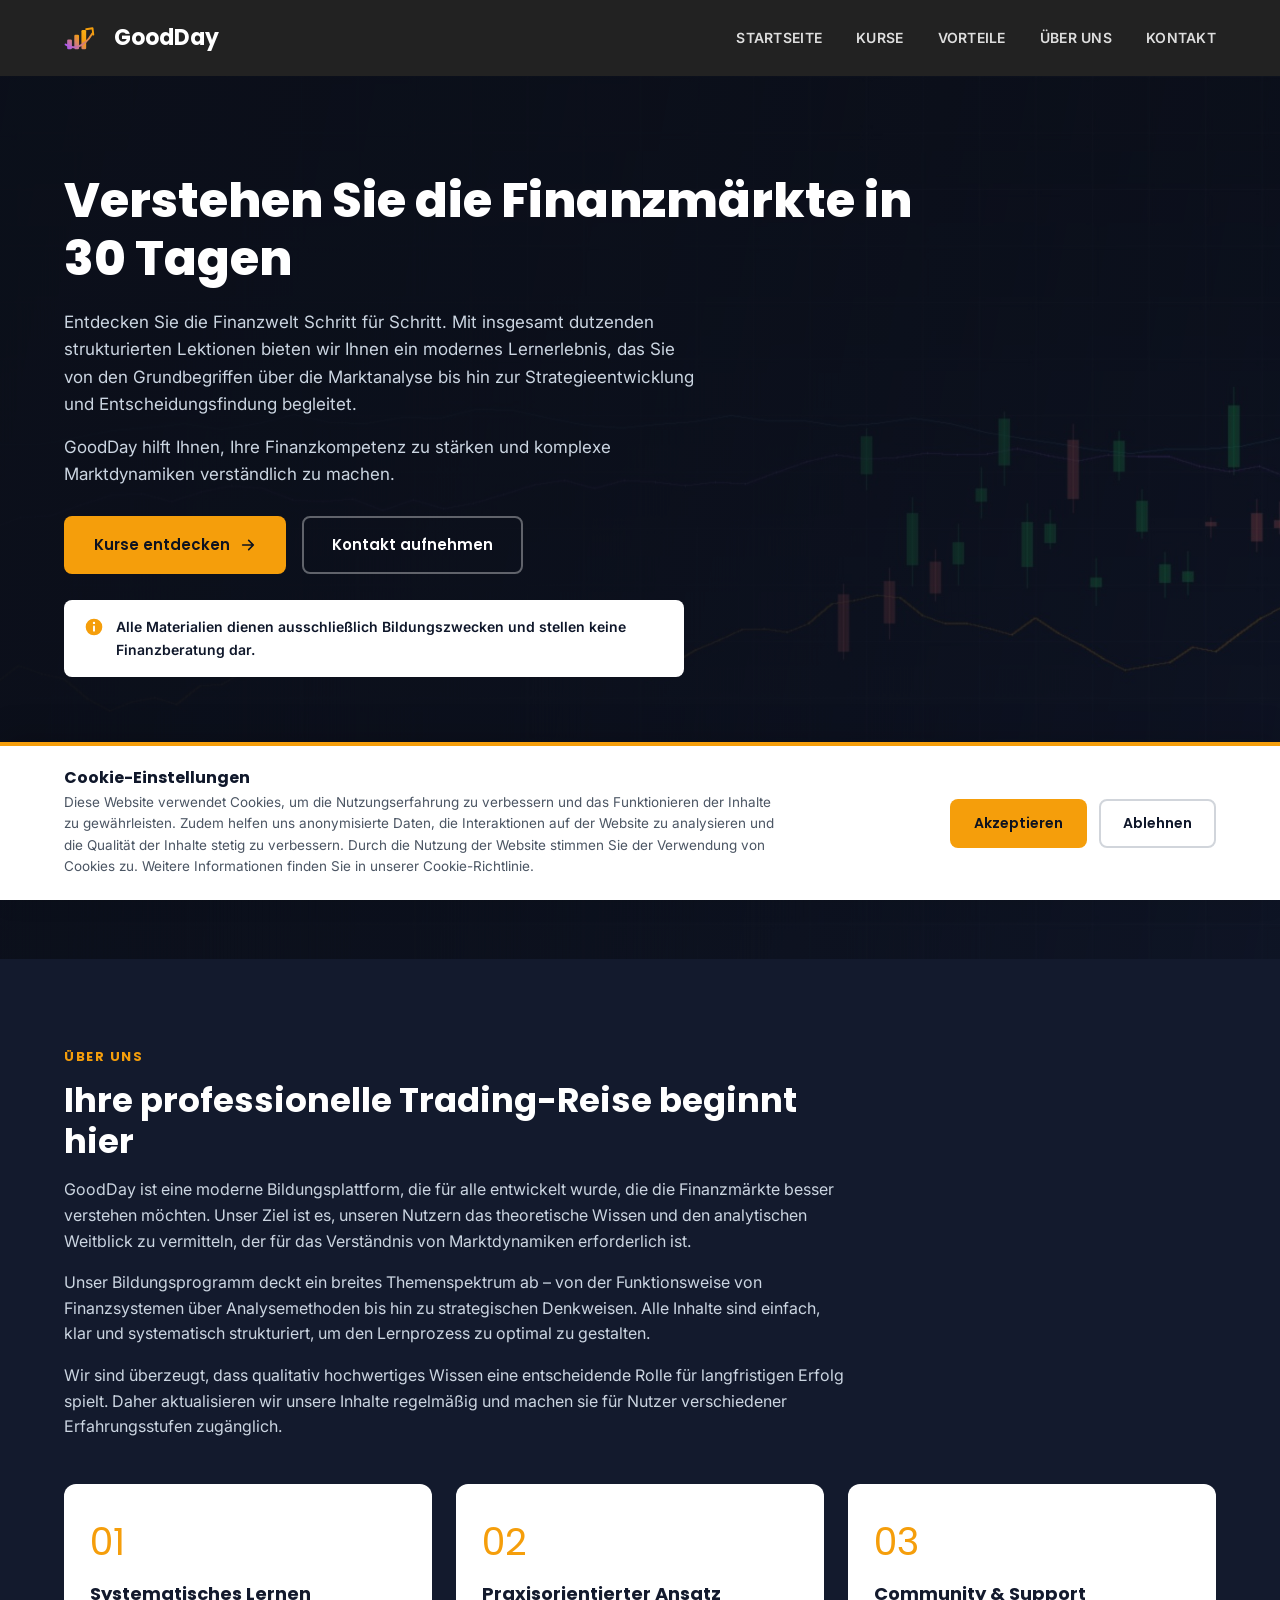
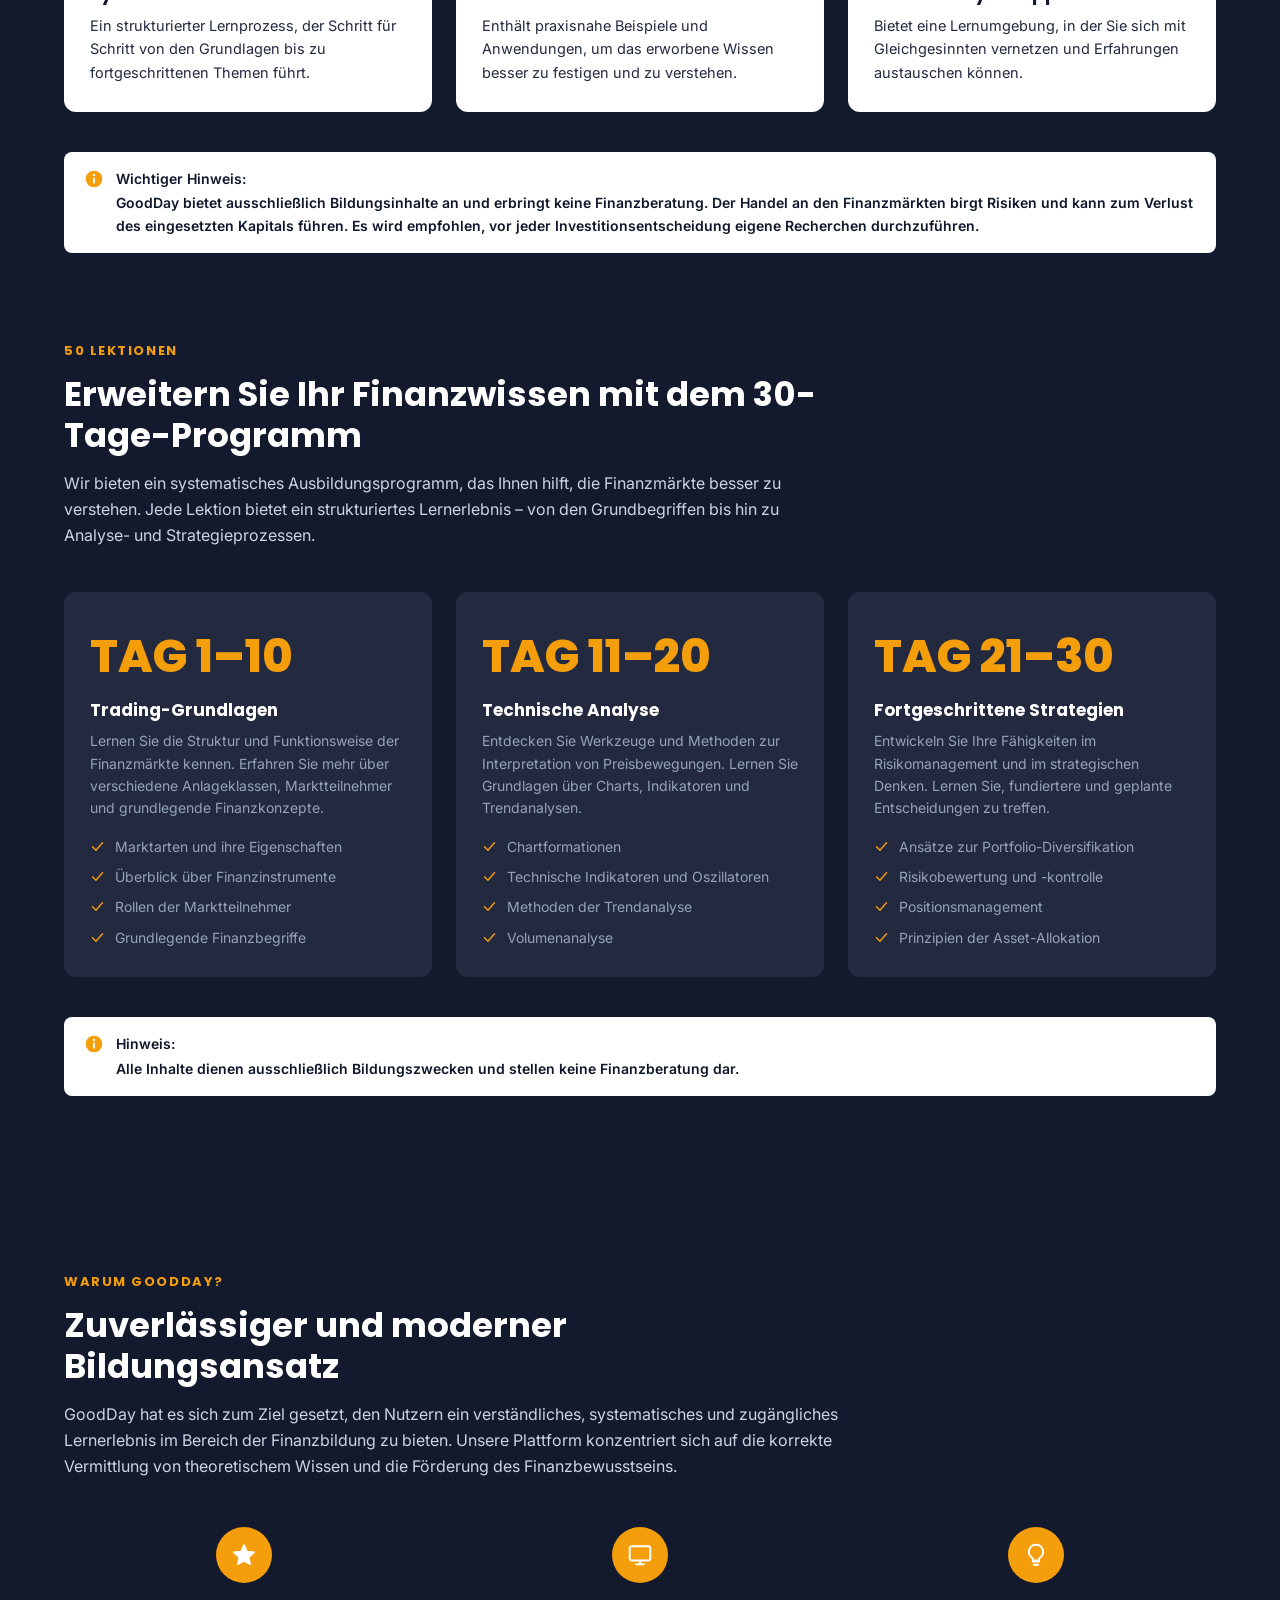
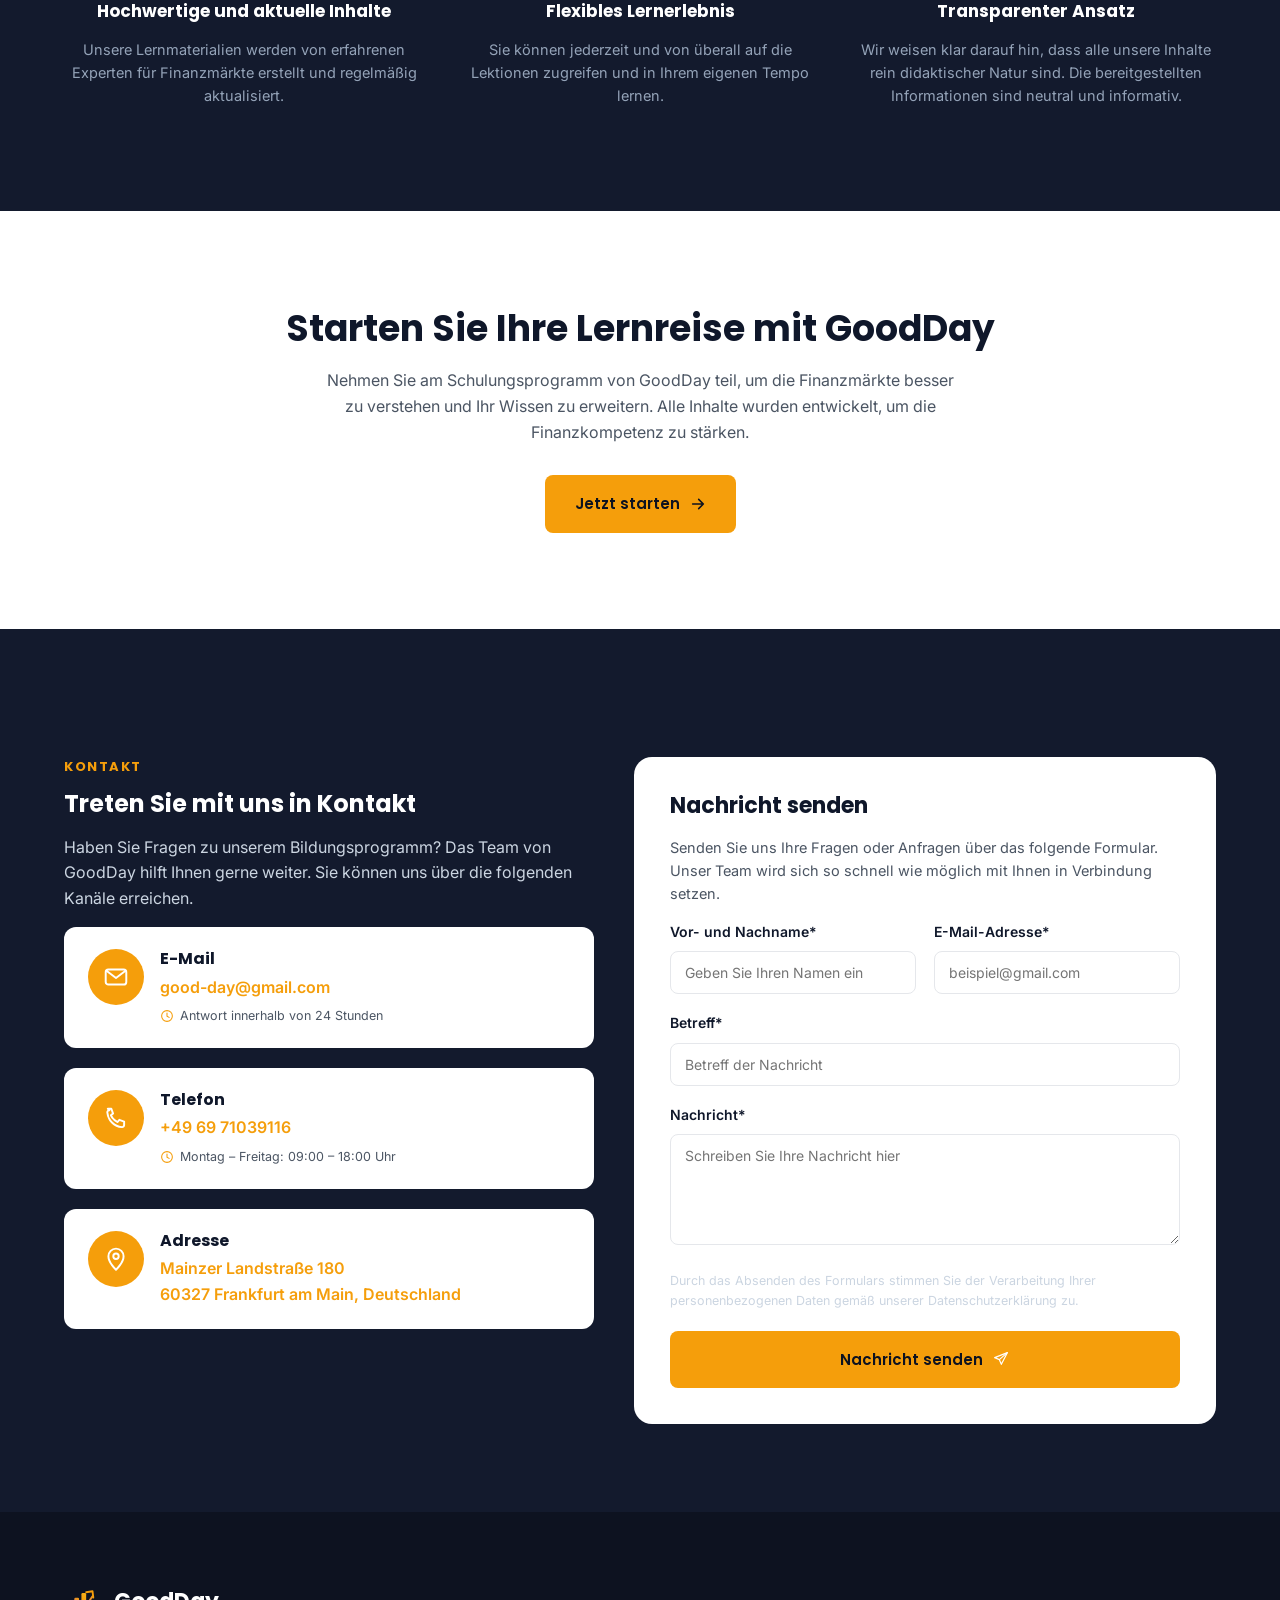
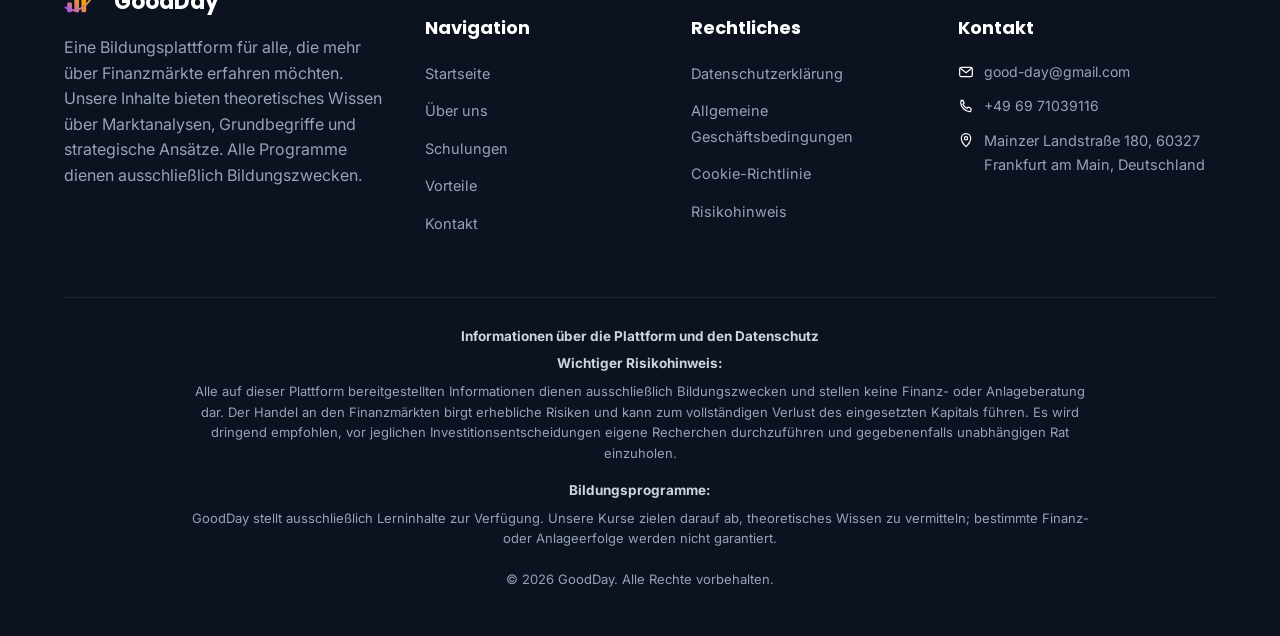
<file: index.html>
<!DOCTYPE html>
<html lang="de">
  <head>
    <meta charset="UTF-8" />
    <meta name="viewport" content="width=device-width, initial-scale=1.0" />
    <title>GoodDay — Finanzmärkte verstehen lernen</title>
    <meta
      name="description"
      content="GoodDay ist eine Informationsplattform, die ein strukturiertes 30-Tage-Lernprogramm für den Einstieg in die Finanzmärkte bietet."
    />
    <link rel="icon" type="image/svg+xml" href="assets/img/favicon.svg" />
    <link rel="preconnect" href="https://fonts.googleapis.com" />
    <link rel="preconnect" href="https://fonts.gstatic.com" crossorigin />
    <link
      href="https://fonts.googleapis.com/css2?family=Inter:wght@400;500;600;700&family=Poppins:wght@600;700;800&display=swap"
      rel="stylesheet"
    />
    <link rel="stylesheet" href="assets/css/style.css" />
  </head>
  <body id="top">
    <header class="site-header">
      <div class="container">
        <a href="./" class="brand">
          <img src="assets/img/logo.svg" alt="GoodDay" />
          <span>GoodDay</span>
        </a>
        <button
          class="nav-toggle"
          aria-label="Menü öffnen/schließen"
          aria-expanded="false"
        >
          <span></span>
        </button>
        <nav class="main-nav">
          <ul>
            <li><a href="#top">Startseite</a></li>
            <li><a href="#egitimler">Kurse</a></li>
            <li><a href="#avantajlar">Vorteile</a></li>
            <li><a href="#hakkimizda">Über uns</a></li>
            <li><a href="#iletisim">Kontakt</a></li>
          </ul>
        </nav>
      </div>
    </header>

    <section class="hero">
      <div class="container">
        <h1>Verstehen Sie die Finanzmärkte in 30 Tagen</h1>
        <p>
          Entdecken Sie die Finanzwelt Schritt für Schritt. Mit insgesamt
          dutzenden strukturierten Lektionen bieten wir Ihnen ein modernes
          Lernerlebnis, das Sie von den Grundbegriffen über die Marktanalyse bis
          hin zur Strategieentwicklung und Entscheidungsfindung begleitet.
        </p>
        <p>
          GoodDay hilft Ihnen, Ihre Finanzkompetenz zu stärken und komplexe
          Marktdynamiken verständlich zu machen.
        </p>
        <div class="hero-actions">
          <a href="#egitimler" class="btn btn-primary"
            >Kurse entdecken
            <svg
              width="16"
              height="16"
              viewBox="0 0 24 24"
              fill="none"
              stroke="currentColor"
              stroke-width="2.4"
              stroke-linecap="round"
              stroke-linejoin="round"
            >
              <path d="M4 12h16M13 5l7 7-7 7" />
            </svg>
          </a>
          <a href="#iletisim" class="btn btn-outline">Kontakt aufnehmen</a>
        </div>
        <div class="notice-box">
          <img src="assets/img/icons/info.svg" alt="" />
          <span
            >Alle Materialien dienen ausschließlich Bildungszwecken und stellen
            keine Finanzberatung dar.</span
          >
        </div>

        <div class="stats reveal">
          <div class="stat-card">
            <img src="assets/img/icon-1.png" alt="" />
            <div class="info-card-first">
              <strong style="color: var(--orange)">50+</strong
              ><span>Umfassende Lernmodule</span>
            </div>
          </div>
          <div class="stat-card">
            <img src="assets/img/icon-2.png" alt="" />

            <div class="info-card-first">
              <strong style="color: var(--orange)">30</strong
              ><span>Tage Lernreise</span>
            </div>
          </div>
          <div class="stat-card">
            <img src="assets/img/icon-3.png" alt="" />

            <div class="info-card-first">
              <strong style="color: var(--orange)">5000+</strong
              ><span>Aktive Nutzer</span>
            </div>
          </div>
        </div>
      </div>
    </section>

    <section class="section-dark" id="hakkimizda">
      <div class="container">
        <div class="section-lead reveal">
          <span class="eyebrow">Über uns</span>
          <h2>Ihre professionelle Trading-Reise beginnt hier</h2>
          <p>
            GoodDay ist eine moderne Bildungsplattform, die für alle entwickelt
            wurde, die die Finanzmärkte besser verstehen möchten. Unser Ziel ist
            es, unseren Nutzern das theoretische Wissen und den analytischen
            Weitblick zu vermitteln, der für das Verständnis von Marktdynamiken
            erforderlich ist.
          </p>
          <p>
            Unser Bildungsprogramm deckt ein breites Themenspektrum ab – von der
            Funktionsweise von Finanzsystemen über Analysemethoden bis hin zu
            strategischen Denkweisen. Alle Inhalte sind einfach, klar und
            systematisch strukturiert, um den Lernprozess zu optimal zu
            gestalten.
          </p>
          <p>
            Wir sind überzeugt, dass qualitativ hochwertiges Wissen eine
            entscheidende Rolle für langfristigen Erfolg spielt. Daher
            aktualisieren wir unsere Inhalte regelmäßig und machen sie für
            Nutzer verschiedener Erfahrungsstufen zugänglich.
          </p>
        </div>

        <div class="numbered-grid reveal">
          <div class="numbered-card">
            <span class="num">01</span>
            <h4>Systematisches Lernen</h4>
            <p>
              Ein strukturierter Lernprozess, der Schritt für Schritt von den
              Grundlagen bis zu fortgeschrittenen Themen führt.
            </p>
          </div>
          <div class="numbered-card">
            <span class="num">02</span>
            <h4>Praxisorientierter Ansatz</h4>
            <p>
              Enthält praxisnahe Beispiele und Anwendungen, um das erworbene
              Wissen besser zu festigen und zu verstehen.
            </p>
          </div>
          <div class="numbered-card">
            <span class="num">03</span>
            <h4>Community & Support</h4>
            <p>
              Bietet eine Lernumgebung, in der Sie sich mit Gleichgesinnten
              vernetzen und Erfahrungen austauschen können.
            </p>
          </div>
        </div>

        <div
          class="notice-box reveal"
          style="margin-top: 40px; max-width: none"
        >
          <img src="assets/img/icons/info.svg" alt="" />
          <span
            ><span class="notice-title">Wichtiger Hinweis: </span>GoodDay bietet
            ausschließlich Bildungsinhalte an und erbringt keine Finanzberatung.
            Der Handel an den Finanzmärkten birgt Risiken und kann zum Verlust
            des eingesetzten Kapitals führen. Es wird empfohlen, vor jeder
            Investitionsentscheidung eigene Recherchen durchzuführen.</span
          >
        </div>
      </div>
    </section>

    <section class="section-dark" id="egitimler" style="padding-top: 0">
      <div class="container">
        <span class="eyebrow">50 Lektionen</span>
        <div class="section-lead reveal">
          <h2>Erweitern Sie Ihr Finanzwissen mit dem 30-Tage-Programm</h2>
          <p>
            Wir bieten ein systematisches Ausbildungsprogramm, das Ihnen hilft,
            die Finanzmärkte besser zu verstehen. Jede Lektion bietet ein
            strukturiertes Lernerlebnis – von den Grundbegriffen bis hin zu
            Analyse- und Strategieprozessen.
          </p>
        </div>

        <div class="program-grid reveal">
          <div class="program-card">
            <span class="range">TAG 1–10</span>
            <h4>Trading-Grundlagen</h4>
            <p>
              Lernen Sie die Struktur und Funktionsweise der Finanzmärkte
              kennen. Erfahren Sie mehr über verschiedene Anlageklassen,
              Marktteilnehmer und grundlegende Finanzkonzepte.
            </p>
            <ul>
              <li>
                <img src="assets/img/icons/check.svg" alt="" />Marktarten und
                ihre Eigenschaften
              </li>
              <li>
                <img src="assets/img/icons/check.svg" alt="" />Überblick über
                Finanzinstrumente
              </li>
              <li>
                <img src="assets/img/icons/check.svg" alt="" />Rollen der
                Marktteilnehmer
              </li>
              <li>
                <img src="assets/img/icons/check.svg" alt="" />Grundlegende
                Finanzbegriffe
              </li>
            </ul>
          </div>
          <div class="program-card">
            <span class="range">TAG 11–20</span>
            <h4>Technische Analyse</h4>
            <p>
              Entdecken Sie Werkzeuge und Methoden zur Interpretation von
              Preisbewegungen. Lernen Sie Grundlagen über Charts, Indikatoren
              und Trendanalysen.
            </p>
            <ul>
              <li>
                <img src="assets/img/icons/check.svg" alt="" />Chartformationen
              </li>
              <li>
                <img src="assets/img/icons/check.svg" alt="" />Technische
                Indikatoren und Oszillatoren
              </li>
              <li>
                <img src="assets/img/icons/check.svg" alt="" />Methoden der
                Trendanalyse
              </li>
              <li>
                <img src="assets/img/icons/check.svg" alt="" />Volumenanalyse
              </li>
            </ul>
          </div>
          <div class="program-card">
            <span class="range">TAG 21–30</span>
            <h4>Fortgeschrittene Strategien</h4>
            <p>
              Entwickeln Sie Ihre Fähigkeiten im Risikomanagement und im
              strategischen Denken. Lernen Sie, fundiertere und geplante
              Entscheidungen zu treffen.
            </p>
            <ul>
              <li>
                <img src="assets/img/icons/check.svg" alt="" />Ansätze zur
                Portfolio-Diversifikation
              </li>
              <li>
                <img src="assets/img/icons/check.svg" alt="" />Risikobewertung
                und -kontrolle
              </li>
              <li>
                <img
                  src="assets/img/icons/check.svg"
                  alt=""
                />Positionsmanagement
              </li>
              <li>
                <img src="assets/img/icons/check.svg" alt="" />Prinzipien der
                Asset-Allokation
              </li>
            </ul>
          </div>
        </div>

        <div
          class="notice-box reveal"
          style="margin-top: 40px; max-width: none"
        >
          <img src="assets/img/icons/info.svg" alt="" />
          <span
            ><span class="notice-title">Hinweis: </span>Alle Inhalte dienen
            ausschließlich Bildungszwecken und stellen keine Finanzberatung
            dar.</span
          >
        </div>
      </div>
    </section>

    <section class="section-dark" id="avantajlar">
      <div class="container">
        <span class="eyebrow">Warum GoodDay?</span>
        <div class="section-lead reveal">
          <h2>Zuverlässiger und moderner Bildungsansatz</h2>
          <p>
            GoodDay hat es sich zum Ziel gesetzt, den Nutzern ein
            verständliches, systematisches und zugängliches Lernerlebnis im
            Bereich der Finanzbildung zu bieten. Unsere Plattform konzentriert
            sich auf die korrekte Vermittlung von theoretischem Wissen und die
            Förderung des Finanzbewusstseins.
          </p>
        </div>

        <div class="feature-grid reveal">
          <div>
            <span class="icon-circle"
              ><img src="assets/img/icons/star.svg" alt=""
            /></span>
            <h4>Hochwertige und aktuelle Inhalte</h4>
            <p>
              Unsere Lernmaterialien werden von erfahrenen Experten für
              Finanzmärkte erstellt und regelmäßig aktualisiert.
            </p>
          </div>
          <div>
            <span class="icon-circle"
              ><img src="assets/img/icons/monitor.svg" alt=""
            /></span>
            <h4>Flexibles Lernerlebnis</h4>
            <p>
              Sie können jederzeit und von überall auf die Lektionen zugreifen
              und in Ihrem eigenen Tempo lernen.
            </p>
          </div>
          <div>
            <span class="icon-circle"
              ><img src="assets/img/icons/bulb.svg" alt=""
            /></span>
            <h4>Transparenter Ansatz</h4>
            <p>
              Wir weisen klar darauf hin, dass alle unsere Inhalte rein
              didaktischer Natur sind. Die bereitgestellten Informationen sind
              neutral und informativ.
            </p>
          </div>
        </div>
      </div>
    </section>

    <section class="cta reveal">
      <div class="container">
        <h2>Starten Sie Ihre Lernreise mit GoodDay</h2>
        <p>
          Nehmen Sie am Schulungsprogramm von GoodDay teil, um die Finanzmärkte
          besser zu verstehen und Ihr Wissen zu erweitern. Alle Inhalte wurden
          entwickelt, um die Finanzkompetenz zu stärken.
        </p>
        <a href="#iletisim" class="btn btn-primary"
          >Jetzt starten
          <svg
            width="16"
            height="16"
            viewBox="0 0 24 24"
            fill="none"
            stroke="currentColor"
            stroke-width="2.4"
            stroke-linecap="round"
            stroke-linejoin="round"
          >
            <path d="M4 12h16M13 5l7 7-7 7" />
          </svg>
        </a>
      </div>
    </section>

    <section class="section-dark" id="iletisim">
      <div class="container">
        <div class="contact-grid">
          <div class="reveal">
            <span class="eyebrow">Kontakt</span>
            <h2>Treten Sie mit uns in Kontakt</h2>
            <p>
              Haben Sie Fragen zu unserem Bildungsprogramm? Das Team von GoodDay
              hilft Ihnen gerne weiter. Sie können uns über die folgenden Kanäle
              erreichen.
            </p>

            <div class="contact-card">
              <span class="icon-circle"
                ><img src="assets/img/icons/mail.svg" alt=""
              /></span>
              <div>
                <h4>E-Mail</h4>
                <a href="mailto:good-day@gmail.com">good-day@gmail.com</a>
                <div class="meta">
                  <img src="assets/img/icons/clock.svg" alt="" />Antwort
                  innerhalb von 24 Stunden
                </div>
              </div>
            </div>
            <div class="contact-card">
              <span class="icon-circle"
                ><img src="assets/img/icons/phone.svg" alt=""
              /></span>
              <div>
                <h4>Telefon</h4>
                <a href="tel:+496971039116">+49 69 71039116</a>
                <div class="meta">
                  <img src="assets/img/icons/clock.svg" alt="" />Montag –
                  Freitag: 09:00 – 18:00 Uhr
                </div>
              </div>
            </div>
            <div class="contact-card">
              <span class="icon-circle"
                ><img src="assets/img/icons/pin.svg" alt=""
              /></span>
              <div>
                <h4>Adresse</h4>
                <a
                  href="https://www.google.com/maps/place/European+Trading+Academy+AG/@52.4560492,6.5088772,1423335m/data=!3m2!1e3!5s0x47b8c1867070e9a9:0xbbc8092dd8d79375!4m6!3m5!1s0x47b8c1867a83250d:0x9d35732e875d1187!8m2!3d51.4467062!4d6.9051437!16s%2Fg%2F1hc1dgf_y?entry=ttu&g_ep=EgoyMDI2MDkwMS4wIKXMDSoASAFQAw%3D%3D"
                  rel="noopener noreferrer"
                  target="_blank"
                >
                  Mainzer Landstraße 180<br />60327 Frankfurt am Main,
                  Deutschland
                </a>
              </div>
            </div>
          </div>

          <div class="contact-form-card reveal">
            <h3>Nachricht senden</h3>
            <p>
              Senden Sie uns Ihre Fragen oder Anfragen über das folgende
              Formular. Unser Team wird sich so schnell wie möglich mit Ihnen in
              Verbindung setzen.
            </p>
            <form id="contact-form" novalidate>
              <div class="form-row">
                <div class="form-group">
                  <label for="fullname">Vor- und Nachname*</label>
                  <input
                    type="text"
                    id="fullname"
                    name="fullname"
                    placeholder="Geben Sie Ihren Namen ein"
                    required
                  />
                </div>
                <div class="form-group">
                  <label for="email">E-Mail-Adresse*</label>
                  <input
                    type="email"
                    id="email"
                    name="email"
                    placeholder="beispiel@gmail.com"
                    required
                  />
                </div>
              </div>
              <div class="form-group">
                <label for="subject">Betreff*</label>
                <input
                  type="text"
                  id="subject"
                  name="subject"
                  placeholder="Betreff der Nachricht"
                  required
                />
              </div>
              <div class="form-group">
                <label for="message">Nachricht*</label>
                <textarea
                  id="message"
                  name="message"
                  rows="5"
                  placeholder="Schreiben Sie Ihre Nachricht hier"
                  required
                ></textarea>
              </div>
              <p class="form-note">
                Durch das Absenden des Formulars stimmen Sie der Verarbeitung
                Ihrer personenbezogenen Daten gemäß unserer
                <a href="privacy-policy.html">Datenschutzerklärung</a> zu.
              </p>
              <button type="submit" class="btn btn-primary btn-block">
                Nachricht senden
                <img
                  src="assets/img/icons/send.svg"
                  alt=""
                  style="width: 16px; height: 16px"
                />
              </button>
              <p class="form-status"></p>
            </form>
          </div>
        </div>
      </div>
    </section>

    <footer class="site-footer">
      <div class="container">
        <div class="footer-grid">
          <div class="footer-brand">
            <a href="./" class="brand"
              ><img src="assets/img/logo.svg" alt="GoodDay" /><span
                >GoodDay</span
              ></a
            >
            <p>
              Eine Bildungsplattform für alle, die mehr über Finanzmärkte
              erfahren möchten. Unsere Inhalte bieten theoretisches Wissen über
              Marktanalysen, Grundbegriffe und strategische Ansätze. Alle
              Programme dienen ausschließlich Bildungszwecken.
            </p>
          </div>
          <div>
            <h5>Navigation</h5>
            <ul>
              <li><a href="#top">Startseite</a></li>
              <li><a href="#hakkimizda">Über uns</a></li>
              <li><a href="#egitimler">Schulungen</a></li>
              <li><a href="#avantajlar">Vorteile</a></li>
              <li><a href="#iletisim">Kontakt</a></li>
            </ul>
          </div>
          <div>
            <h5>Rechtliches</h5>
            <ul>
              <li><a href="privacy-policy.html">Datenschutzerklärung</a></li>
              <li><a href="terms.html">Allgemeine Geschäftsbedingungen</a></li>
              <li><a href="cookie-policy.html">Cookie-Richtlinie</a></li>
              <li><a href="risk-warning.html">Risikohinweis</a></li>
            </ul>
          </div>
          <div>
            <h5>Kontakt</h5>
            <ul class="footer-contact">
              <li>
                <img src="assets/img/icons/mail.svg" alt="" />good-day@gmail.com
              </li>
              <li>
                <img src="assets/img/icons/phone.svg" alt="" />+49 69 71039116
              </li>
              <li>
                <img src="assets/img/icons/pin.svg" alt="" /><a
                  href="https://www.google.com/maps/place/European+Trading+Academy+AG/@52.4560492,6.5088772,1423335m/data=!3m2!1e3!5s0x47b8c1867070e9a9:0xbbc8092dd8d79375!4m6!3m5!1s0x47b8c1867a83250d:0x9d35732e875d1187!8m2!3d51.4467062!4d6.9051437!16s%2Fg%2F1hc1dgf_y?entry=ttu&g_ep=EgoyMDI2MDkwMS4wIKXMDSoASAFQAw%3D%3D"
                  target="_blank"
                  rel="noopener noreferrer"
                >
                  Mainzer Landstraße 180, 60327 Frankfurt am Main, Deutschland
                </a>
              </li>
            </ul>
          </div>
        </div>
        <div class="footer-bottom">
          <div class="legal-block">
            <strong
              >Informationen über die Plattform und den Datenschutz</strong
            >
            <p>
              <strong>Wichtiger Risikohinweis:</strong> Alle auf dieser
              Plattform bereitgestellten Informationen dienen ausschließlich
              Bildungszwecken und stellen keine Finanz- oder Anlageberatung dar.
              Der Handel an den Finanzmärkten birgt erhebliche Risiken und kann
              zum vollständigen Verlust des eingesetzten Kapitals führen. Es
              wird dringend empfohlen, vor jeglichen Investitionsentscheidungen
              eigene Recherchen durchzuführen und gegebenenfalls unabhängigen
              Rat einzuholen.
            </p>
            <p>
              <strong>Bildungsprogramme:</strong> GoodDay stellt ausschließlich
              Lerninhalte zur Verfügung. Unsere Kurse zielen darauf ab,
              theoretisches Wissen zu vermitteln; bestimmte Finanz- oder
              Anlageerfolge werden nicht garantiert.
            </p>
          </div>
          <p class="copy">© 2026 GoodDay. Alle Rechte vorbehalten.</p>
        </div>
      </div>
    </footer>

    <div class="cookie-banner" role="dialog" aria-label="Cookie-Richtlinie">
      <div class="container">
        <div>
          <h4>Cookie-Einstellungen</h4>
          <p>
            Diese Website verwendet Cookies, um die Nutzungserfahrung zu
            verbessern und das Funktionieren der Inhalte zu gewährleisten. Zudem
            helfen uns anonymisierte Daten, die Interaktionen auf der Website zu
            analysieren und die Qualität der Inhalte stetig zu verbessern. Durch
            die Nutzung der Website stimmen Sie der Verwendung von Cookies zu.
            Weitere Informationen finden Sie in unserer
            <a href="cookie-policy.html">Cookie-Richtlinie</a>.
          </p>
        </div>
        <div class="cookie-actions">
          <button type="button" class="btn btn-primary" data-cookie-accept>
            Akzeptieren
          </button>
          <button type="button" class="btn btn-outline-dark" data-cookie-reject>
            Ablehnen
          </button>
        </div>
      </div>
    </div>

    <script src="assets/js/main.js"></script>
  </body>
</html>
</file>
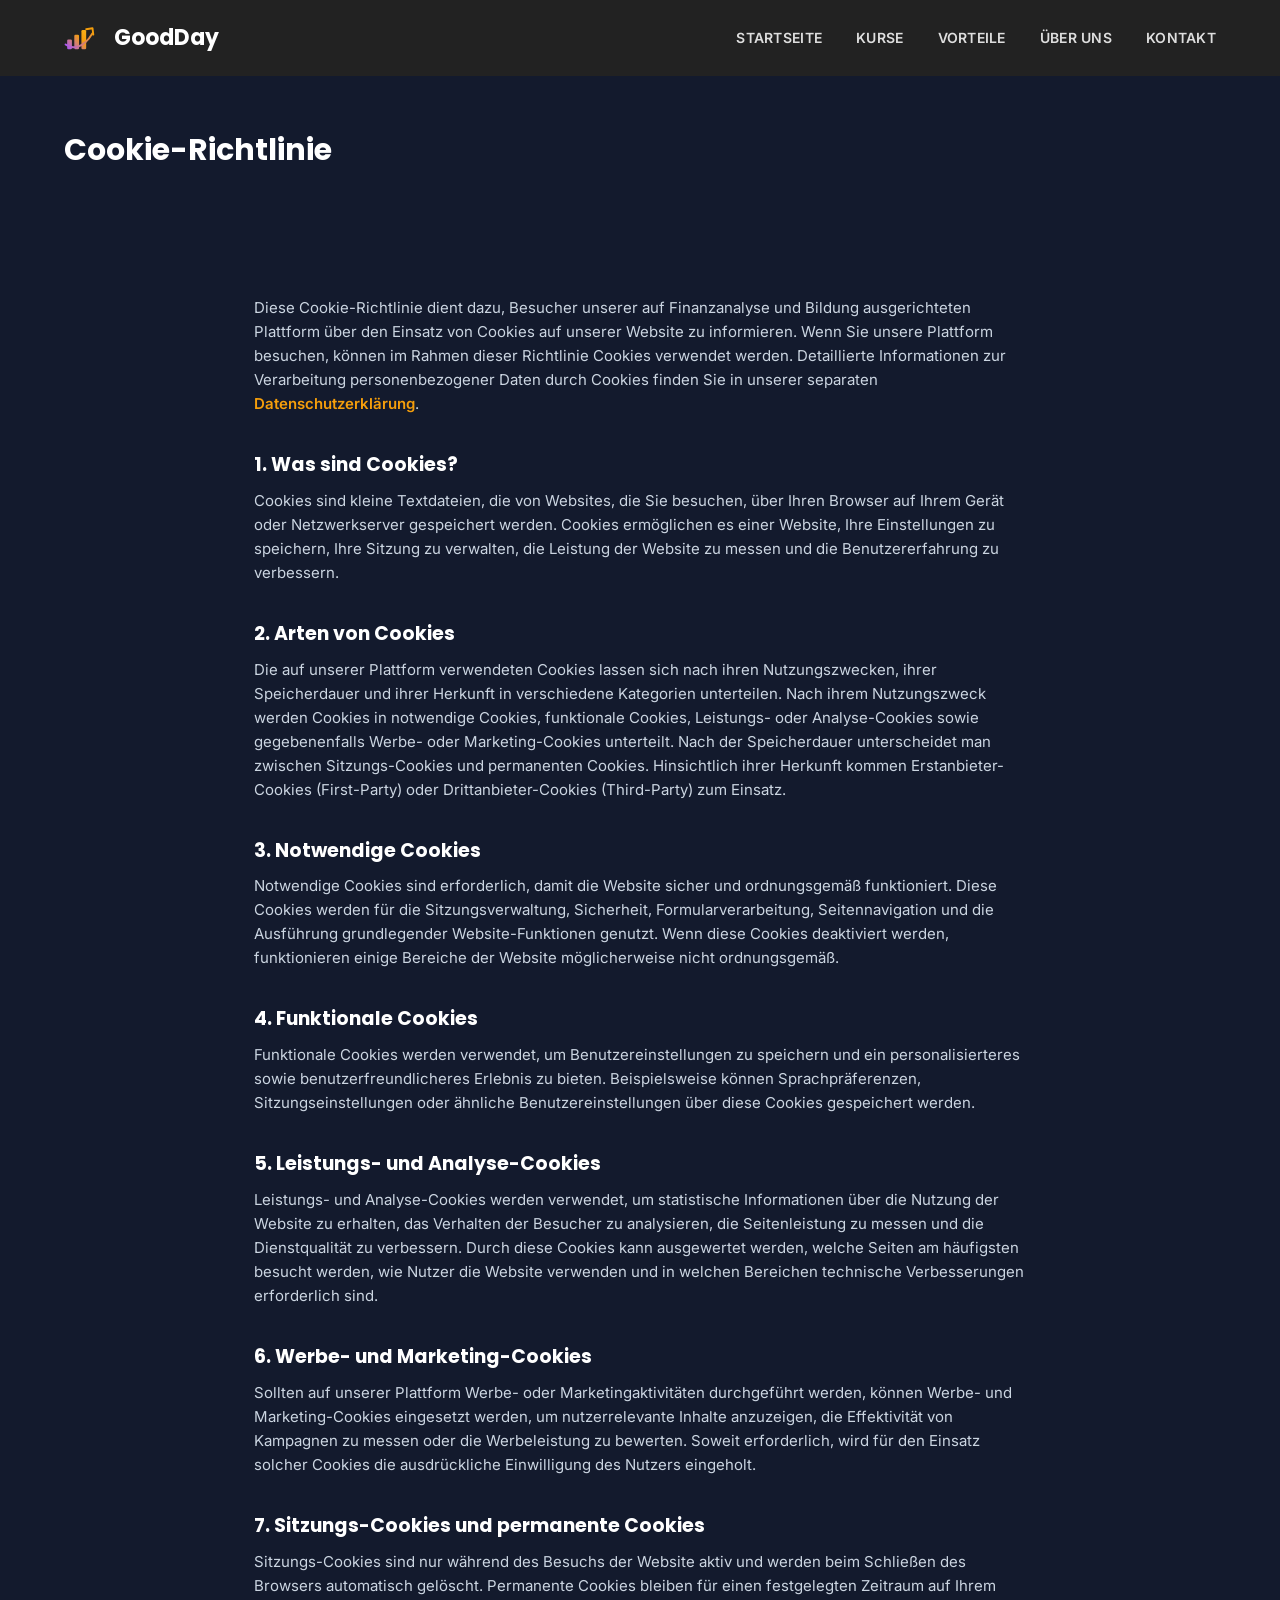
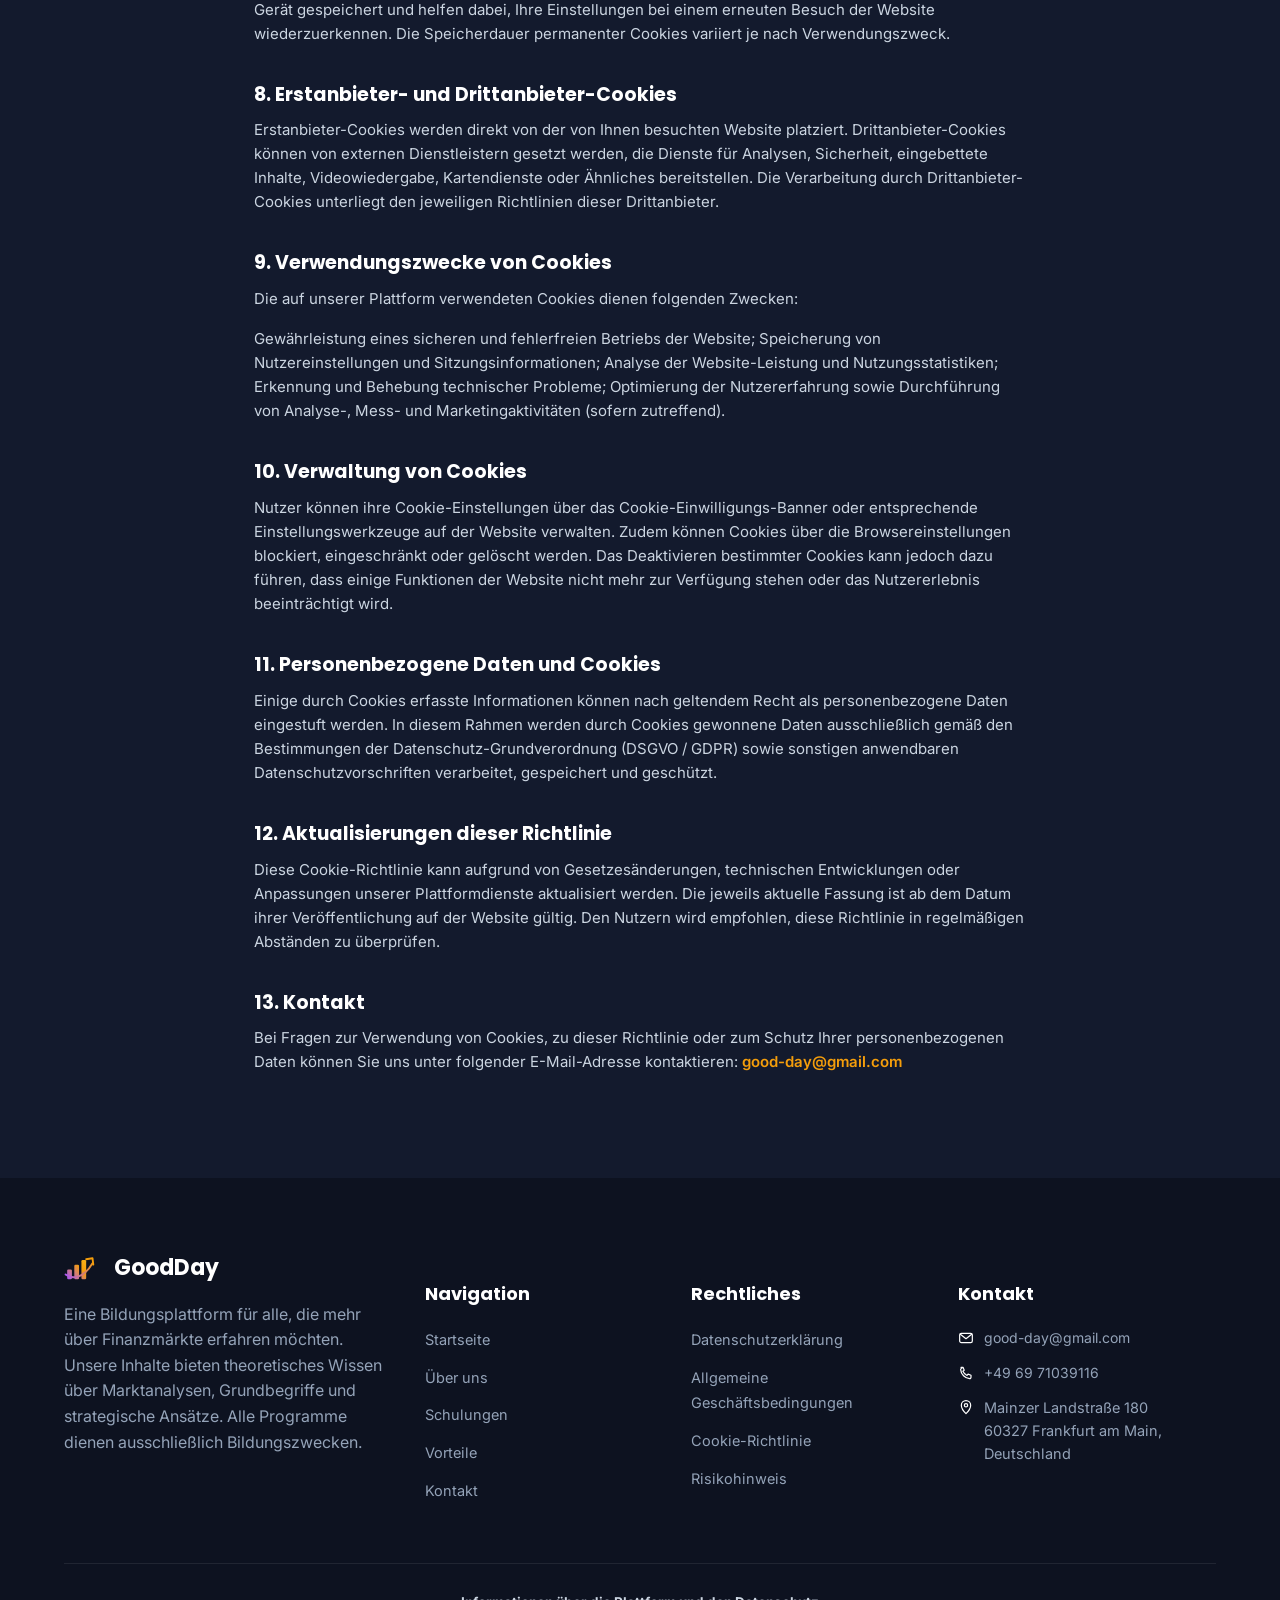
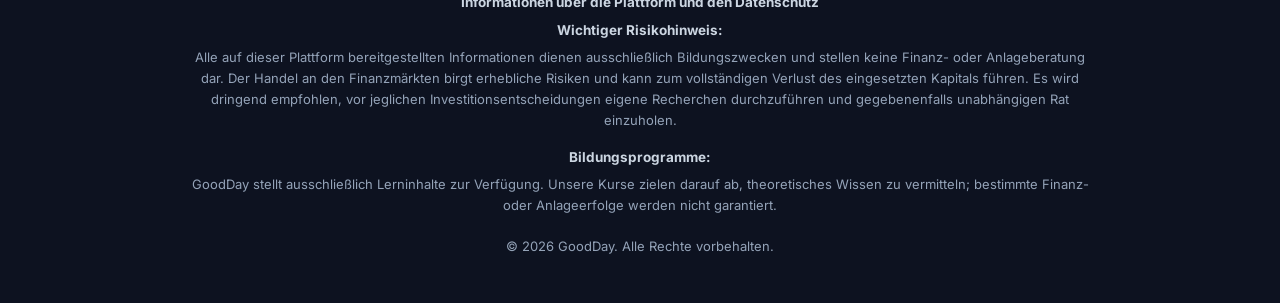
<file: cookie-policy.html>
<!DOCTYPE html>
<html lang="de">
  <head>
    <meta charset="UTF-8" />
    <meta name="viewport" content="width=device-width, initial-scale=1.0" />
    <title>Cookie-Richtlinie — GoodDay</title>
    <link rel="icon" type="image/svg+xml" href="assets/img/favicon.svg" />
    <link rel="preconnect" href="https://fonts.googleapis.com" />
    <link rel="preconnect" href="https://fonts.gstatic.com" crossorigin />
    <link
      href="https://fonts.googleapis.com/css2?family=Inter:wght@400;500;600;700&family=Poppins:wght@600;700;800&display=swap"
      rel="stylesheet"
    />
    <link rel="stylesheet" href="assets/css/style.css" />
  </head>
  <body>
    <header class="site-header">
      <div class="container">
        <a href="./" class="brand">
          <img src="assets/img/logo.svg" alt="GoodDay" />
          <span>GoodDay</span>
        </a>
        <button
          class="nav-toggle"
          aria-label="Menü öffnen/schließen"
          aria-expanded="false"
        >
          <span></span>
        </button>
        <nav class="main-nav">
          <ul>
            <li><a href="./#top">Startseite</a></li>
            <li><a href="./#egitimler">Kurse</a></li>
            <li><a href="./#avantajlar">Vorteile</a></li>
            <li><a href="./#hakkimizda">Über uns</a></li>
            <li><a href="./#iletisim">Kontakt</a></li>
          </ul>
        </nav>
      </div>
    </header>

    <section class="legal-hero">
      <div class="container"><h1>Cookie-Richtlinie</h1></div>
    </section>

    <section class="legal-body">
      <div class="container">
        <p>
          Diese Cookie-Richtlinie dient dazu, Besucher unserer auf Finanzanalyse
          und Bildung ausgerichteten Plattform über den Einsatz von Cookies auf
          unserer Website zu informieren. Wenn Sie unsere Plattform besuchen,
          können im Rahmen dieser Richtlinie Cookies verwendet werden.
          Detaillierte Informationen zur Verarbeitung personenbezogener Daten
          durch Cookies finden Sie in unserer separaten
          <a href="privacy-policy.html">Datenschutzerklärung</a>.
        </p>

        <h2>1. Was sind Cookies?</h2>
        <p>
          Cookies sind kleine Textdateien, die von Websites, die Sie besuchen,
          über Ihren Browser auf Ihrem Gerät oder Netzwerkserver gespeichert
          werden. Cookies ermöglichen es einer Website, Ihre Einstellungen zu
          speichern, Ihre Sitzung zu verwalten, die Leistung der Website zu
          messen und die Benutzererfahrung zu verbessern.
        </p>

        <h2>2. Arten von Cookies</h2>
        <p>
          Die auf unserer Plattform verwendeten Cookies lassen sich nach ihren
          Nutzungszwecken, ihrer Speicherdauer und ihrer Herkunft in
          verschiedene Kategorien unterteilen. Nach ihrem Nutzungszweck werden
          Cookies in notwendige Cookies, funktionale Cookies, Leistungs- oder
          Analyse-Cookies sowie gegebenenfalls Werbe- oder Marketing-Cookies
          unterteilt. Nach der Speicherdauer unterscheidet man zwischen
          Sitzungs-Cookies und permanenten Cookies. Hinsichtlich ihrer Herkunft
          kommen Erstanbieter-Cookies (First-Party) oder Drittanbieter-Cookies
          (Third-Party) zum Einsatz.
        </p>

        <h2>3. Notwendige Cookies</h2>
        <p>
          Notwendige Cookies sind erforderlich, damit die Website sicher und
          ordnungsgemäß funktioniert. Diese Cookies werden für die
          Sitzungsverwaltung, Sicherheit, Formularverarbeitung, Seitennavigation
          und die Ausführung grundlegender Website-Funktionen genutzt. Wenn
          diese Cookies deaktiviert werden, funktionieren einige Bereiche der
          Website möglicherweise nicht ordnungsgemäß.
        </p>

        <h2>4. Funktionale Cookies</h2>
        <p>
          Funktionale Cookies werden verwendet, um Benutzereinstellungen zu
          speichern und ein personalisierteres sowie benutzerfreundlicheres
          Erlebnis zu bieten. Beispielsweise können Sprachpräferenzen,
          Sitzungseinstellungen oder ähnliche Benutzereinstellungen über diese
          Cookies gespeichert werden.
        </p>

        <h2>5. Leistungs- und Analyse-Cookies</h2>
        <p>
          Leistungs- und Analyse-Cookies werden verwendet, um statistische
          Informationen über die Nutzung der Website zu erhalten, das Verhalten
          der Besucher zu analysieren, die Seitenleistung zu messen und die
          Dienstqualität zu verbessern. Durch diese Cookies kann ausgewertet
          werden, welche Seiten am häufigsten besucht werden, wie Nutzer die
          Website verwenden und in welchen Bereichen technische Verbesserungen
          erforderlich sind.
        </p>

        <h2>6. Werbe- und Marketing-Cookies</h2>
        <p>
          Sollten auf unserer Plattform Werbe- oder Marketingaktivitäten
          durchgeführt werden, können Werbe- und Marketing-Cookies eingesetzt
          werden, um nutzerrelevante Inhalte anzuzeigen, die Effektivität von
          Kampagnen zu messen oder die Werbeleistung zu bewerten. Soweit
          erforderlich, wird für den Einsatz solcher Cookies die ausdrückliche
          Einwilligung des Nutzers eingeholt.
        </p>

        <h2>7. Sitzungs-Cookies und permanente Cookies</h2>
        <p>
          Sitzungs-Cookies sind nur während des Besuchs der Website aktiv und
          werden beim Schließen des Browsers automatisch gelöscht. Permanente
          Cookies bleiben für einen festgelegten Zeitraum auf Ihrem Gerät
          gespeichert und helfen dabei, Ihre Einstellungen bei einem erneuten
          Besuch der Website wiederzuerkennen. Die Speicherdauer permanenter
          Cookies variiert je nach Verwendungszweck.
        </p>

        <h2>8. Erstanbieter- und Drittanbieter-Cookies</h2>
        <p>
          Erstanbieter-Cookies werden direkt von der von Ihnen besuchten Website
          platziert. Drittanbieter-Cookies können von externen Dienstleistern
          gesetzt werden, die Dienste für Analysen, Sicherheit, eingebettete
          Inhalte, Videowiedergabe, Kartendienste oder Ähnliches bereitstellen.
          Die Verarbeitung durch Drittanbieter-Cookies unterliegt den jeweiligen
          Richtlinien dieser Drittanbieter.
        </p>

        <h2>9. Verwendungszwecke von Cookies</h2>
        <p>
          Die auf unserer Plattform verwendeten Cookies dienen folgenden
          Zwecken:
        </p>
        <p>
          Gewährleistung eines sicheren und fehlerfreien Betriebs der Website;
          Speicherung von Nutzereinstellungen und Sitzungsinformationen; Analyse
          der Website-Leistung und Nutzungsstatistiken; Erkennung und Behebung
          technischer Probleme; Optimierung der Nutzererfahrung sowie
          Durchführung von Analyse-, Mess- und Marketingaktivitäten (sofern
          zutreffend).
        </p>

        <h2>10. Verwaltung von Cookies</h2>
        <p>
          Nutzer können ihre Cookie-Einstellungen über das
          Cookie-Einwilligungs-Banner oder entsprechende Einstellungswerkzeuge
          auf der Website verwalten. Zudem können Cookies über die
          Browsereinstellungen blockiert, eingeschränkt oder gelöscht werden.
          Das Deaktivieren bestimmter Cookies kann jedoch dazu führen, dass
          einige Funktionen der Website nicht mehr zur Verfügung stehen oder das
          Nutzererlebnis beeinträchtigt wird.
        </p>

        <h2>11. Personenbezogene Daten und Cookies</h2>
        <p>
          Einige durch Cookies erfasste Informationen können nach geltendem
          Recht als personenbezogene Daten eingestuft werden. In diesem Rahmen
          werden durch Cookies gewonnene Daten ausschließlich gemäß den
          Bestimmungen der Datenschutz-Grundverordnung (DSGVO / GDPR) sowie
          sonstigen anwendbaren Datenschutzvorschriften verarbeitet, gespeichert
          und geschützt.
        </p>

        <h2>12. Aktualisierungen dieser Richtlinie</h2>
        <p>
          Diese Cookie-Richtlinie kann aufgrund von Gesetzesänderungen,
          technischen Entwicklungen oder Anpassungen unserer Plattformdienste
          aktualisiert werden. Die jeweils aktuelle Fassung ist ab dem Datum
          ihrer Veröffentlichung auf der Website gültig. Den Nutzern wird
          empfohlen, diese Richtlinie in regelmäßigen Abständen zu überprüfen.
        </p>

        <h2>13. Kontakt</h2>
        <p>
          Bei Fragen zur Verwendung von Cookies, zu dieser Richtlinie oder zum
          Schutz Ihrer personenbezogenen Daten können Sie uns unter folgender
          E-Mail-Adresse kontaktieren:
          <a href="mailto:good-day@gmail.com">good-day@gmail.com</a>
        </p>
      </div>
    </section>

    <footer class="site-footer">
      <div class="container">
        <div class="footer-grid">
          <div class="footer-brand">
            <a href="./" class="brand"
              ><img src="assets/img/logo.svg" alt="GoodDay" /><span
                >GoodDay</span
              ></a
            >
            <p>
              Eine Bildungsplattform für alle, die mehr über Finanzmärkte
              erfahren möchten. Unsere Inhalte bieten theoretisches Wissen über
              Marktanalysen, Grundbegriffe und strategische Ansätze. Alle
              Programme dienen ausschließlich Bildungszwecken.
            </p>
          </div>
          <div>
            <h5>Navigation</h5>
            <ul>
              <li><a href="./#top">Startseite</a></li>
              <li><a href="./#hakkimizda">Über uns</a></li>
              <li><a href="./#egitimler">Schulungen</a></li>
              <li><a href="./#avantajlar">Vorteile</a></li>
              <li><a href="./#iletisim">Kontakt</a></li>
            </ul>
          </div>
          <div>
            <h5>Rechtliches</h5>
            <ul>
              <li><a href="privacy-policy.html">Datenschutzerklärung</a></li>
              <li><a href="terms.html">Allgemeine Geschäftsbedingungen</a></li>
              <li><a href="cookie-policy.html">Cookie-Richtlinie</a></li>
              <li><a href="risk-warning.html">Risikohinweis</a></li>
            </ul>
          </div>
          <div>
            <h5>Kontakt</h5>
            <ul class="footer-contact">
              <li>
                <img src="assets/img/icons/mail.svg" alt="" />good-day@gmail.com
              </li>
              <li>
                <img src="assets/img/icons/phone.svg" alt="" />+49 69 71039116
              </li>
              <li>
                <img src="assets/img/icons/pin.svg" alt="" /><a
                  href="https://www.google.com/maps/place/European+Trading+Academy+AG/@52.4560492,6.5088772,1423335m/data=!3m2!1e3!5s0x47b8c1867070e9a9:0xbbc8092dd8d79375!4m6!3m5!1s0x47b8c1867a83250d:0x9d35732e875d1187!8m2!3d51.4467062!4d6.9051437!16s%2Fg%2F1hc1dgf_y?entry=ttu&g_ep=EgoyMDI2MDkwMS4wIKXMDSoASAFQAw%3D%3D"
                  rel="noopener noreferrer"
                  target="_blank"
                >
                  Mainzer Landstraße 180<br />60327 Frankfurt am Main,
                  Deutschland
                </a>
              </li>
            </ul>
          </div>
        </div>
        <div class="footer-bottom">
          <div class="legal-block">
            <strong
              >Informationen über die Plattform und den Datenschutz</strong
            >
            <p>
              <strong>Wichtiger Risikohinweis:</strong> Alle auf dieser
              Plattform bereitgestellten Informationen dienen ausschließlich
              Bildungszwecken und stellen keine Finanz- oder Anlageberatung dar.
              Der Handel an den Finanzmärkten birgt erhebliche Risiken und kann
              zum vollständigen Verlust des eingesetzten Kapitals führen. Es
              wird dringend empfohlen, vor jeglichen Investitionsentscheidungen
              eigene Recherchen durchzuführen und gegebenenfalls unabhängigen
              Rat einzuholen.
            </p>
            <p>
              <strong>Bildungsprogramme:</strong> GoodDay stellt ausschließlich
              Lerninhalte zur Verfügung. Unsere Kurse zielen darauf ab,
              theoretisches Wissen zu vermitteln; bestimmte Finanz- oder
              Anlageerfolge werden nicht garantiert.
            </p>
          </div>
          <p class="copy">© 2026 GoodDay. Alle Rechte vorbehalten.</p>
        </div>
      </div>
    </footer>

    <script src="assets/js/main.js"></script>
  </body>
</html>
</file>
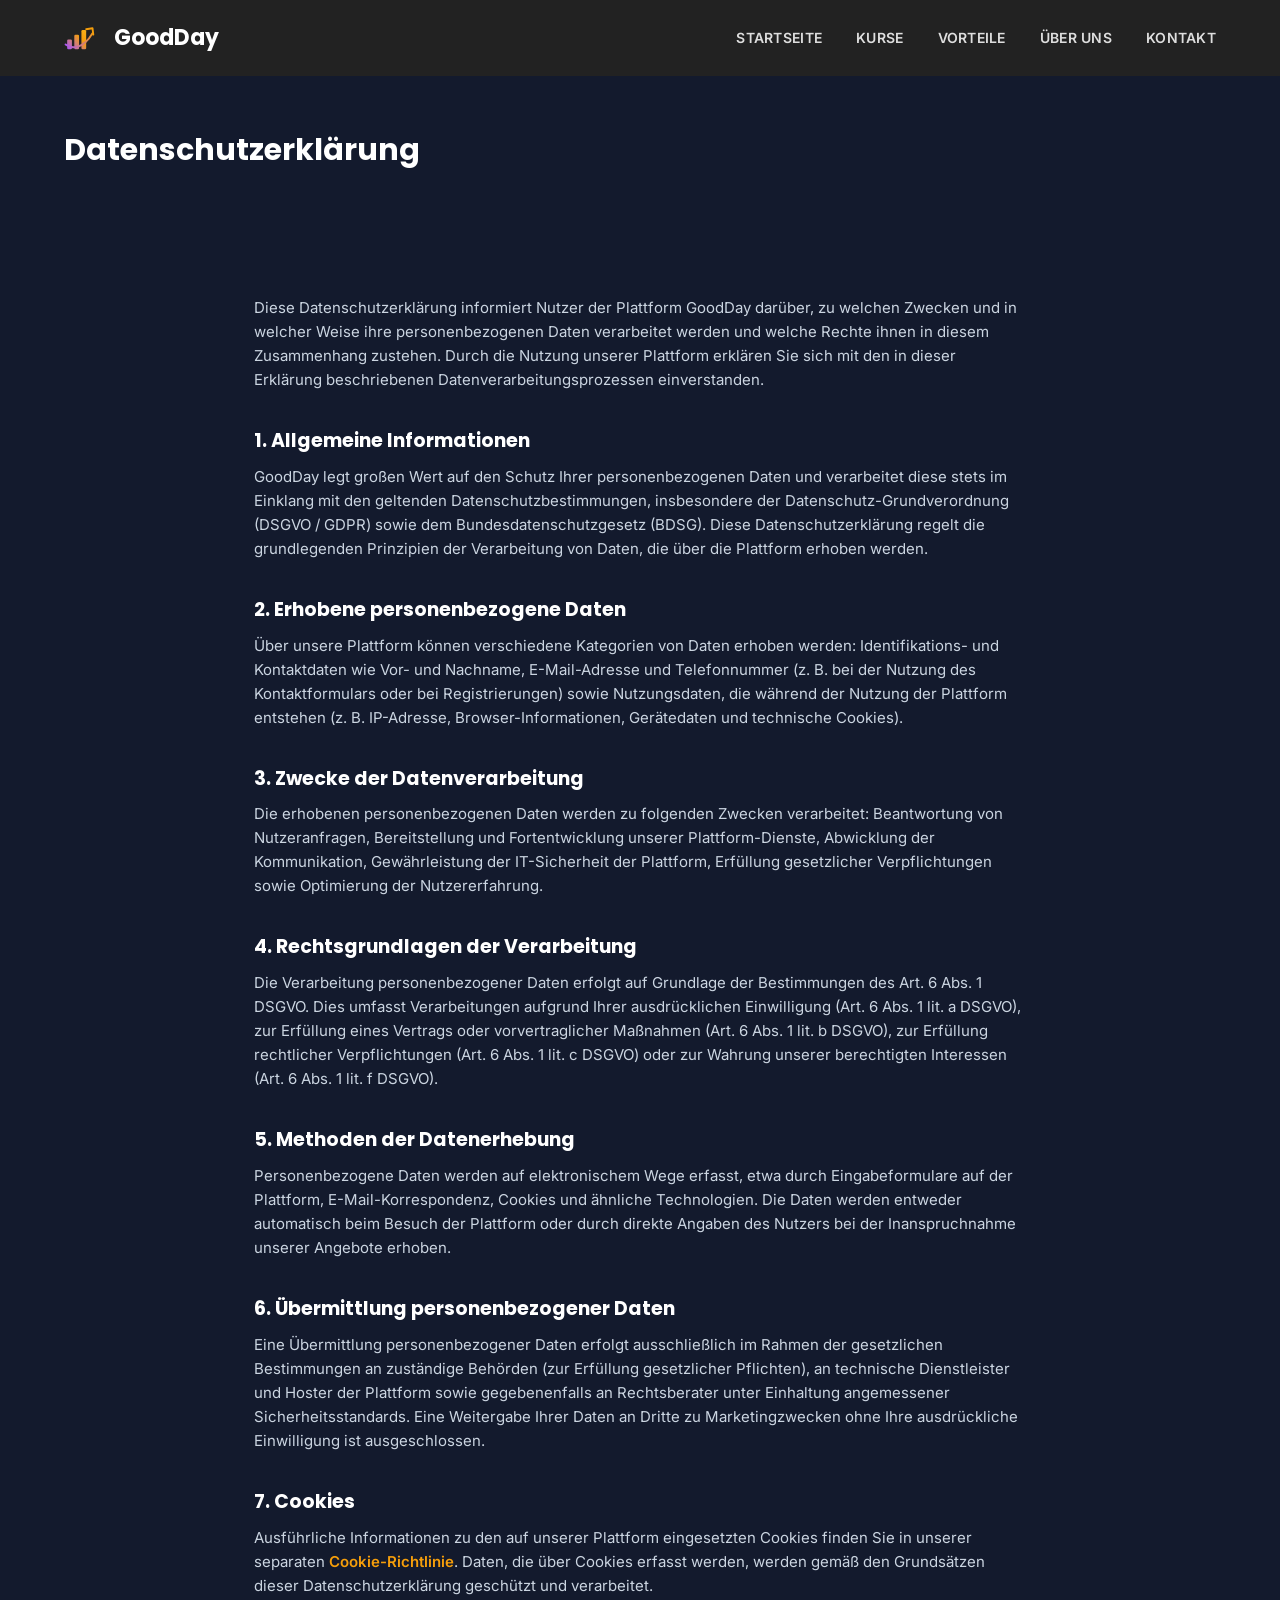
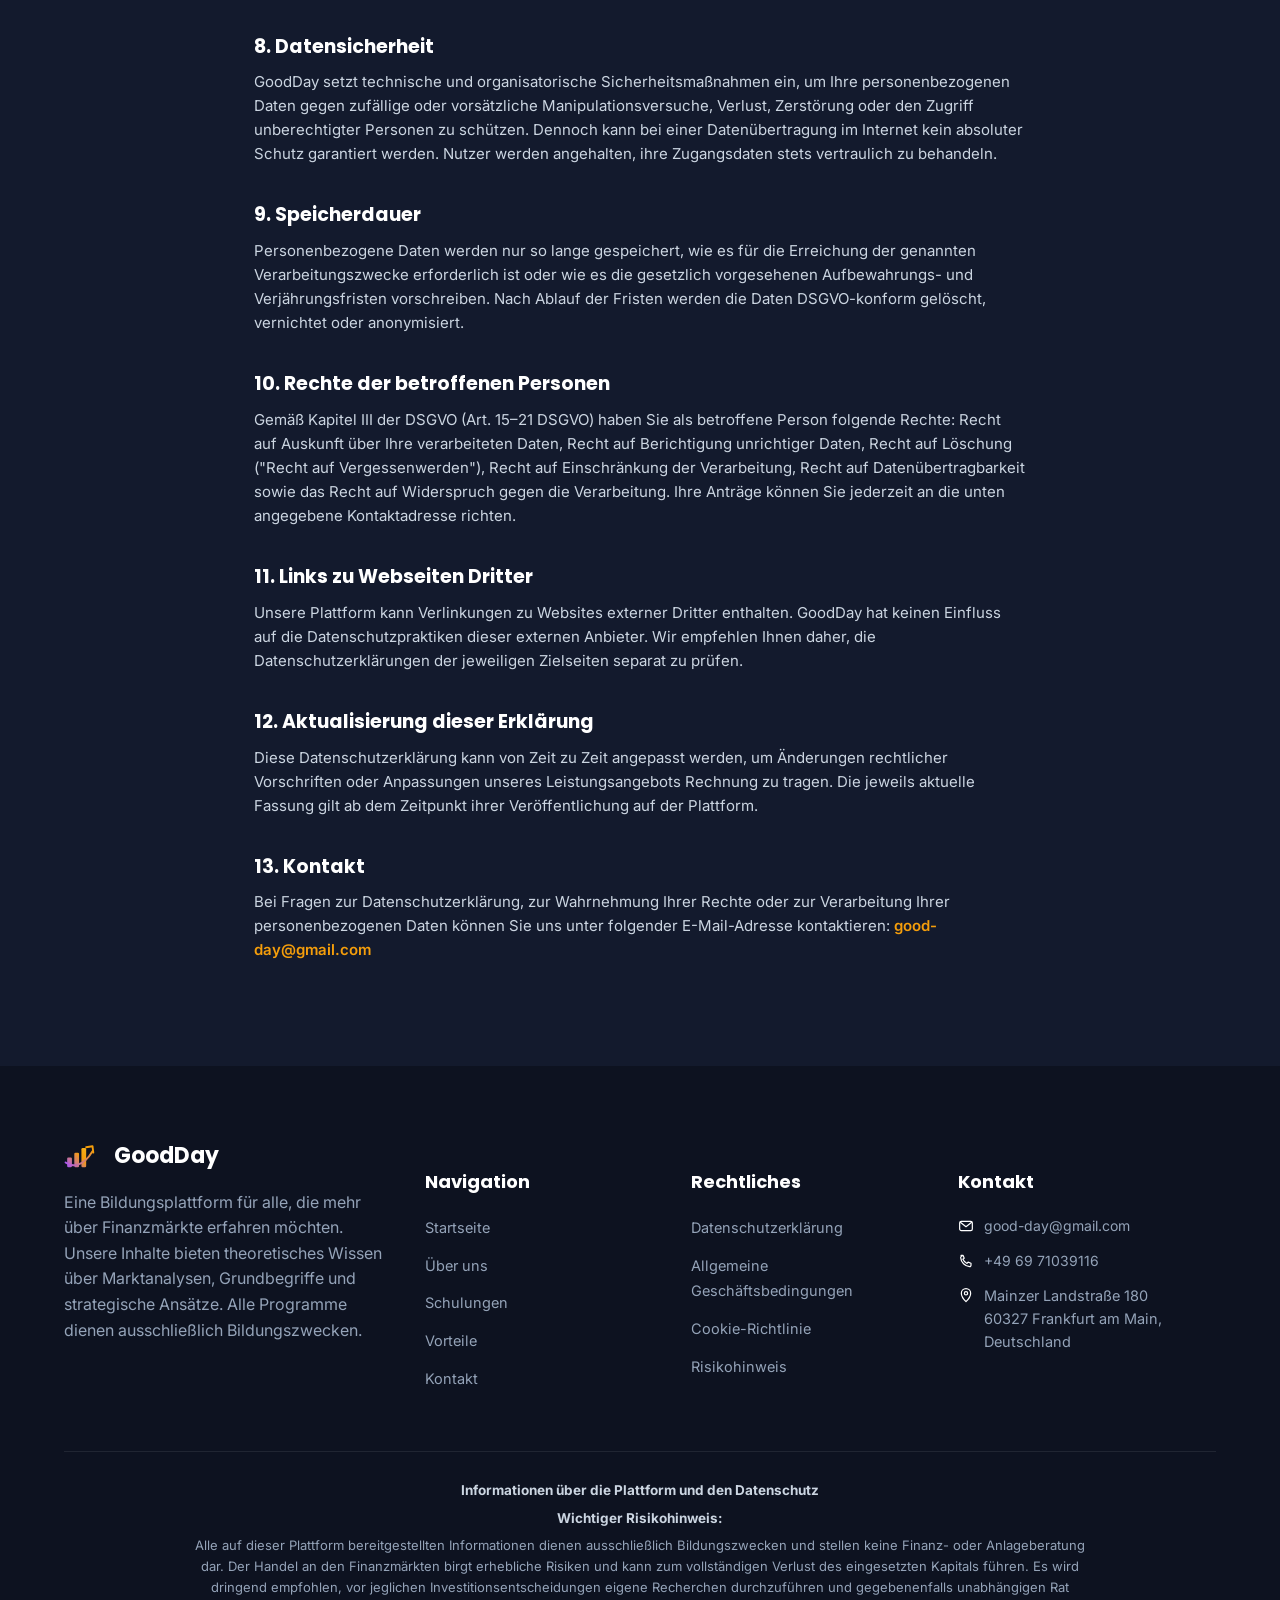
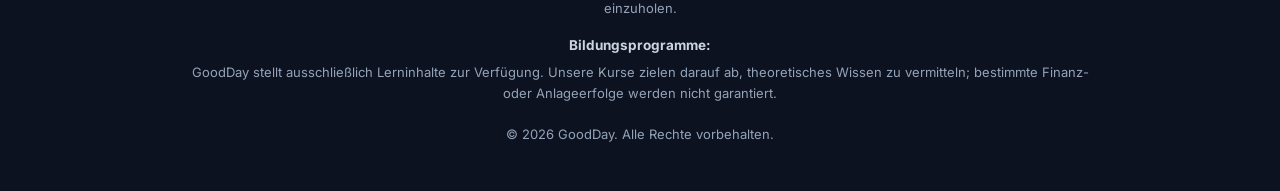
<file: privacy-policy.html>
<!DOCTYPE html>
<html lang="de">
  <head>
    <meta charset="UTF-8" />
    <meta name="viewport" content="width=device-width, initial-scale=1.0" />
    <title>Datenschutzerklärung — GoodDay</title>
    <link rel="icon" type="image/svg+xml" href="assets/img/favicon.svg" />
    <link rel="preconnect" href="https://fonts.googleapis.com" />
    <link rel="preconnect" href="https://fonts.gstatic.com" crossorigin />
    <link
      href="https://fonts.googleapis.com/css2?family=Inter:wght@400;500;600;700&family=Poppins:wght@600;700;800&display=swap"
      rel="stylesheet"
    />
    <link rel="stylesheet" href="assets/css/style.css" />
  </head>
  <body>
    <header class="site-header">
      <div class="container">
        <a href="./" class="brand">
          <img src="assets/img/logo.svg" alt="GoodDay" />
          <span>GoodDay</span>
        </a>
        <button
          class="nav-toggle"
          aria-label="Menü öffnen/schließen"
          aria-expanded="false"
        >
          <span></span>
        </button>
        <nav class="main-nav">
          <ul>
            <li><a href="./#top">Startseite</a></li>
            <li><a href="./#egitimler">Kurse</a></li>
            <li><a href="./#avantajlar">Vorteile</a></li>
            <li><a href="./#hakkimizda">Über uns</a></li>
            <li><a href="./#iletisim">Kontakt</a></li>
          </ul>
        </nav>
      </div>
    </header>

    <section class="legal-hero">
      <div class="container"><h1>Datenschutzerklärung</h1></div>
    </section>

    <section class="legal-body">
      <div class="container">
        <p>
          Diese Datenschutzerklärung informiert Nutzer der Plattform GoodDay
          darüber, zu welchen Zwecken und in welcher Weise ihre
          personenbezogenen Daten verarbeitet werden und welche Rechte ihnen in
          diesem Zusammenhang zustehen. Durch die Nutzung unserer Plattform
          erklären Sie sich mit den in dieser Erklärung beschriebenen
          Datenverarbeitungsprozessen einverstanden.
        </p>

        <h2>1. Allgemeine Informationen</h2>
        <p>
          GoodDay legt großen Wert auf den Schutz Ihrer personenbezogenen Daten
          und verarbeitet diese stets im Einklang mit den geltenden
          Datenschutzbestimmungen, insbesondere der Datenschutz-Grundverordnung
          (DSGVO / GDPR) sowie dem Bundesdatenschutzgesetz (BDSG). Diese
          Datenschutzerklärung regelt die grundlegenden Prinzipien der
          Verarbeitung von Daten, die über die Plattform erhoben werden.
        </p>

        <h2>2. Erhobene personenbezogene Daten</h2>
        <p>
          Über unsere Plattform können verschiedene Kategorien von Daten erhoben
          werden: Identifikations- und Kontaktdaten wie Vor- und Nachname,
          E-Mail-Adresse und Telefonnummer (z. B. bei der Nutzung des
          Kontaktformulars oder bei Registrierungen) sowie Nutzungsdaten, die
          während der Nutzung der Plattform entstehen (z. B. IP-Adresse,
          Browser-Informationen, Gerätedaten und technische Cookies).
        </p>

        <h2>3. Zwecke der Datenverarbeitung</h2>
        <p>
          Die erhobenen personenbezogenen Daten werden zu folgenden Zwecken
          verarbeitet: Beantwortung von Nutzeranfragen, Bereitstellung und
          Fortentwicklung unserer Plattform-Dienste, Abwicklung der
          Kommunikation, Gewährleistung der IT-Sicherheit der Plattform,
          Erfüllung gesetzlicher Verpflichtungen sowie Optimierung der
          Nutzererfahrung.
        </p>

        <h2>4. Rechtsgrundlagen der Verarbeitung</h2>
        <p>
          Die Verarbeitung personenbezogener Daten erfolgt auf Grundlage der
          Bestimmungen des Art. 6 Abs. 1 DSGVO. Dies umfasst Verarbeitungen
          aufgrund Ihrer ausdrücklichen Einwilligung (Art. 6 Abs. 1 lit. a
          DSGVO), zur Erfüllung eines Vertrags oder vorvertraglicher Maßnahmen
          (Art. 6 Abs. 1 lit. b DSGVO), zur Erfüllung rechtlicher
          Verpflichtungen (Art. 6 Abs. 1 lit. c DSGVO) oder zur Wahrung unserer
          berechtigten Interessen (Art. 6 Abs. 1 lit. f DSGVO).
        </p>

        <h2>5. Methoden der Datenerhebung</h2>
        <p>
          Personenbezogene Daten werden auf elektronischem Wege erfasst, etwa
          durch Eingabeformulare auf der Plattform, E-Mail-Korrespondenz,
          Cookies und ähnliche Technologien. Die Daten werden entweder
          automatisch beim Besuch der Plattform oder durch direkte Angaben des
          Nutzers bei der Inanspruchnahme unserer Angebote erhoben.
        </p>

        <h2>6. Übermittlung personenbezogener Daten</h2>
        <p>
          Eine Übermittlung personenbezogener Daten erfolgt ausschließlich im
          Rahmen der gesetzlichen Bestimmungen an zuständige Behörden (zur
          Erfüllung gesetzlicher Pflichten), an technische Dienstleister und
          Hoster der Plattform sowie gegebenenfalls an Rechtsberater unter
          Einhaltung angemessener Sicherheitsstandards. Eine Weitergabe Ihrer
          Daten an Dritte zu Marketingzwecken ohne Ihre ausdrückliche
          Einwilligung ist ausgeschlossen.
        </p>

        <h2>7. Cookies</h2>
        <p>
          Ausführliche Informationen zu den auf unserer Plattform eingesetzten
          Cookies finden Sie in unserer separaten
          <a href="cookie-policy.html">Cookie-Richtlinie</a>. Daten, die über
          Cookies erfasst werden, werden gemäß den Grundsätzen dieser
          Datenschutzerklärung geschützt und verarbeitet.
        </p>

        <h2>8. Datensicherheit</h2>
        <p>
          GoodDay setzt technische und organisatorische Sicherheitsmaßnahmen
          ein, um Ihre personenbezogenen Daten gegen zufällige oder vorsätzliche
          Manipulationsversuche, Verlust, Zerstörung oder den Zugriff
          unberechtigter Personen zu schützen. Dennoch kann bei einer
          Datenübertragung im Internet kein absoluter Schutz garantiert werden.
          Nutzer werden angehalten, ihre Zugangsdaten stets vertraulich zu
          behandeln.
        </p>

        <h2>9. Speicherdauer</h2>
        <p>
          Personenbezogene Daten werden nur so lange gespeichert, wie es für die
          Erreichung der genannten Verarbeitungszwecke erforderlich ist oder wie
          es die gesetzlich vorgesehenen Aufbewahrungs- und Verjährungsfristen
          vorschreiben. Nach Ablauf der Fristen werden die Daten DSGVO-konform
          gelöscht, vernichtet oder anonymisiert.
        </p>

        <h2>10. Rechte der betroffenen Personen</h2>
        <p>
          Gemäß Kapitel III der DSGVO (Art. 15–21 DSGVO) haben Sie als
          betroffene Person folgende Rechte: Recht auf Auskunft über Ihre
          verarbeiteten Daten, Recht auf Berichtigung unrichtiger Daten, Recht
          auf Löschung ("Recht auf Vergessenwerden"), Recht auf Einschränkung
          der Verarbeitung, Recht auf Datenübertragbarkeit sowie das Recht auf
          Widerspruch gegen die Verarbeitung. Ihre Anträge können Sie jederzeit
          an die unten angegebene Kontaktadresse richten.
        </p>

        <h2>11. Links zu Webseiten Dritter</h2>
        <p>
          Unsere Plattform kann Verlinkungen zu Websites externer Dritter
          enthalten. GoodDay hat keinen Einfluss auf die Datenschutzpraktiken
          dieser externen Anbieter. Wir empfehlen Ihnen daher, die
          Datenschutzerklärungen der jeweiligen Zielseiten separat zu prüfen.
        </p>

        <h2>12. Aktualisierung dieser Erklärung</h2>
        <p>
          Diese Datenschutzerklärung kann von Zeit zu Zeit angepasst werden, um
          Änderungen rechtlicher Vorschriften oder Anpassungen unseres
          Leistungsangebots Rechnung zu tragen. Die jeweils aktuelle Fassung
          gilt ab dem Zeitpunkt ihrer Veröffentlichung auf der Plattform.
        </p>

        <h2>13. Kontakt</h2>
        <p>
          Bei Fragen zur Datenschutzerklärung, zur Wahrnehmung Ihrer Rechte oder
          zur Verarbeitung Ihrer personenbezogenen Daten können Sie uns unter
          folgender E-Mail-Adresse kontaktieren:
          <a href="mailto:good-day@gmail.com">good-day@gmail.com</a>
        </p>
      </div>
    </section>

    <footer class="site-footer">
      <div class="container">
        <div class="footer-grid">
          <div class="footer-brand">
            <a href="./" class="brand"
              ><img src="assets/img/logo.svg" alt="GoodDay" /><span
                >GoodDay</span
              ></a
            >
            <p>
              Eine Bildungsplattform für alle, die mehr über Finanzmärkte
              erfahren möchten. Unsere Inhalte bieten theoretisches Wissen über
              Marktanalysen, Grundbegriffe und strategische Ansätze. Alle
              Programme dienen ausschließlich Bildungszwecken.
            </p>
          </div>
          <div>
            <h5>Navigation</h5>
            <ul>
              <li><a href="./#top">Startseite</a></li>
              <li><a href="./#hakkimizda">Über uns</a></li>
              <li><a href="./#egitimler">Schulungen</a></li>
              <li><a href="./#avantajlar">Vorteile</a></li>
              <li><a href="./#iletisim">Kontakt</a></li>
            </ul>
          </div>
          <div>
            <h5>Rechtliches</h5>
            <ul>
              <li><a href="privacy-policy.html">Datenschutzerklärung</a></li>
              <li><a href="terms.html">Allgemeine Geschäftsbedingungen</a></li>
              <li><a href="cookie-policy.html">Cookie-Richtlinie</a></li>
              <li><a href="risk-warning.html">Risikohinweis</a></li>
            </ul>
          </div>
          <div>
            <h5>Kontakt</h5>
            <ul class="footer-contact">
              <li>
                <img src="assets/img/icons/mail.svg" alt="" />good-day@gmail.com
              </li>
              <li>
                <img src="assets/img/icons/phone.svg" alt="" />+49 69 71039116
              </li>
              <li>
                <img src="assets/img/icons/pin.svg" alt="" /><a
                  href="https://www.google.com/maps/place/European+Trading+Academy+AG/@52.4560492,6.5088772,1423335m/data=!3m2!1e3!5s0x47b8c1867070e9a9:0xbbc8092dd8d79375!4m6!3m5!1s0x47b8c1867a83250d:0x9d35732e875d1187!8m2!3d51.4467062!4d6.9051437!16s%2Fg%2F1hc1dgf_y?entry=ttu&g_ep=EgoyMDI2MDkwMS4wIKXMDSoASAFQAw%3D%3D"
                  rel="noopener noreferrer"
                  target="_blank"
                >
                  Mainzer Landstraße 180<br />60327 Frankfurt am Main,
                  Deutschland
                </a>
              </li>
            </ul>
          </div>
        </div>
        <div class="footer-bottom">
          <div class="legal-block">
            <strong
              >Informationen über die Plattform und den Datenschutz</strong
            >
            <p>
              <strong>Wichtiger Risikohinweis:</strong> Alle auf dieser
              Plattform bereitgestellten Informationen dienen ausschließlich
              Bildungszwecken und stellen keine Finanz- oder Anlageberatung dar.
              Der Handel an den Finanzmärkten birgt erhebliche Risiken und kann
              zum vollständigen Verlust des eingesetzten Kapitals führen. Es
              wird dringend empfohlen, vor jeglichen Investitionsentscheidungen
              eigene Recherchen durchzuführen und gegebenenfalls unabhängigen
              Rat einzuholen.
            </p>
            <p>
              <strong>Bildungsprogramme:</strong> GoodDay stellt ausschließlich
              Lerninhalte zur Verfügung. Unsere Kurse zielen darauf ab,
              theoretisches Wissen zu vermitteln; bestimmte Finanz- oder
              Anlageerfolge werden nicht garantiert.
            </p>
          </div>
          <p class="copy">© 2026 GoodDay. Alle Rechte vorbehalten.</p>
        </div>
      </div>
    </footer>

    <script src="assets/js/main.js"></script>
  </body>
</html>
</file>
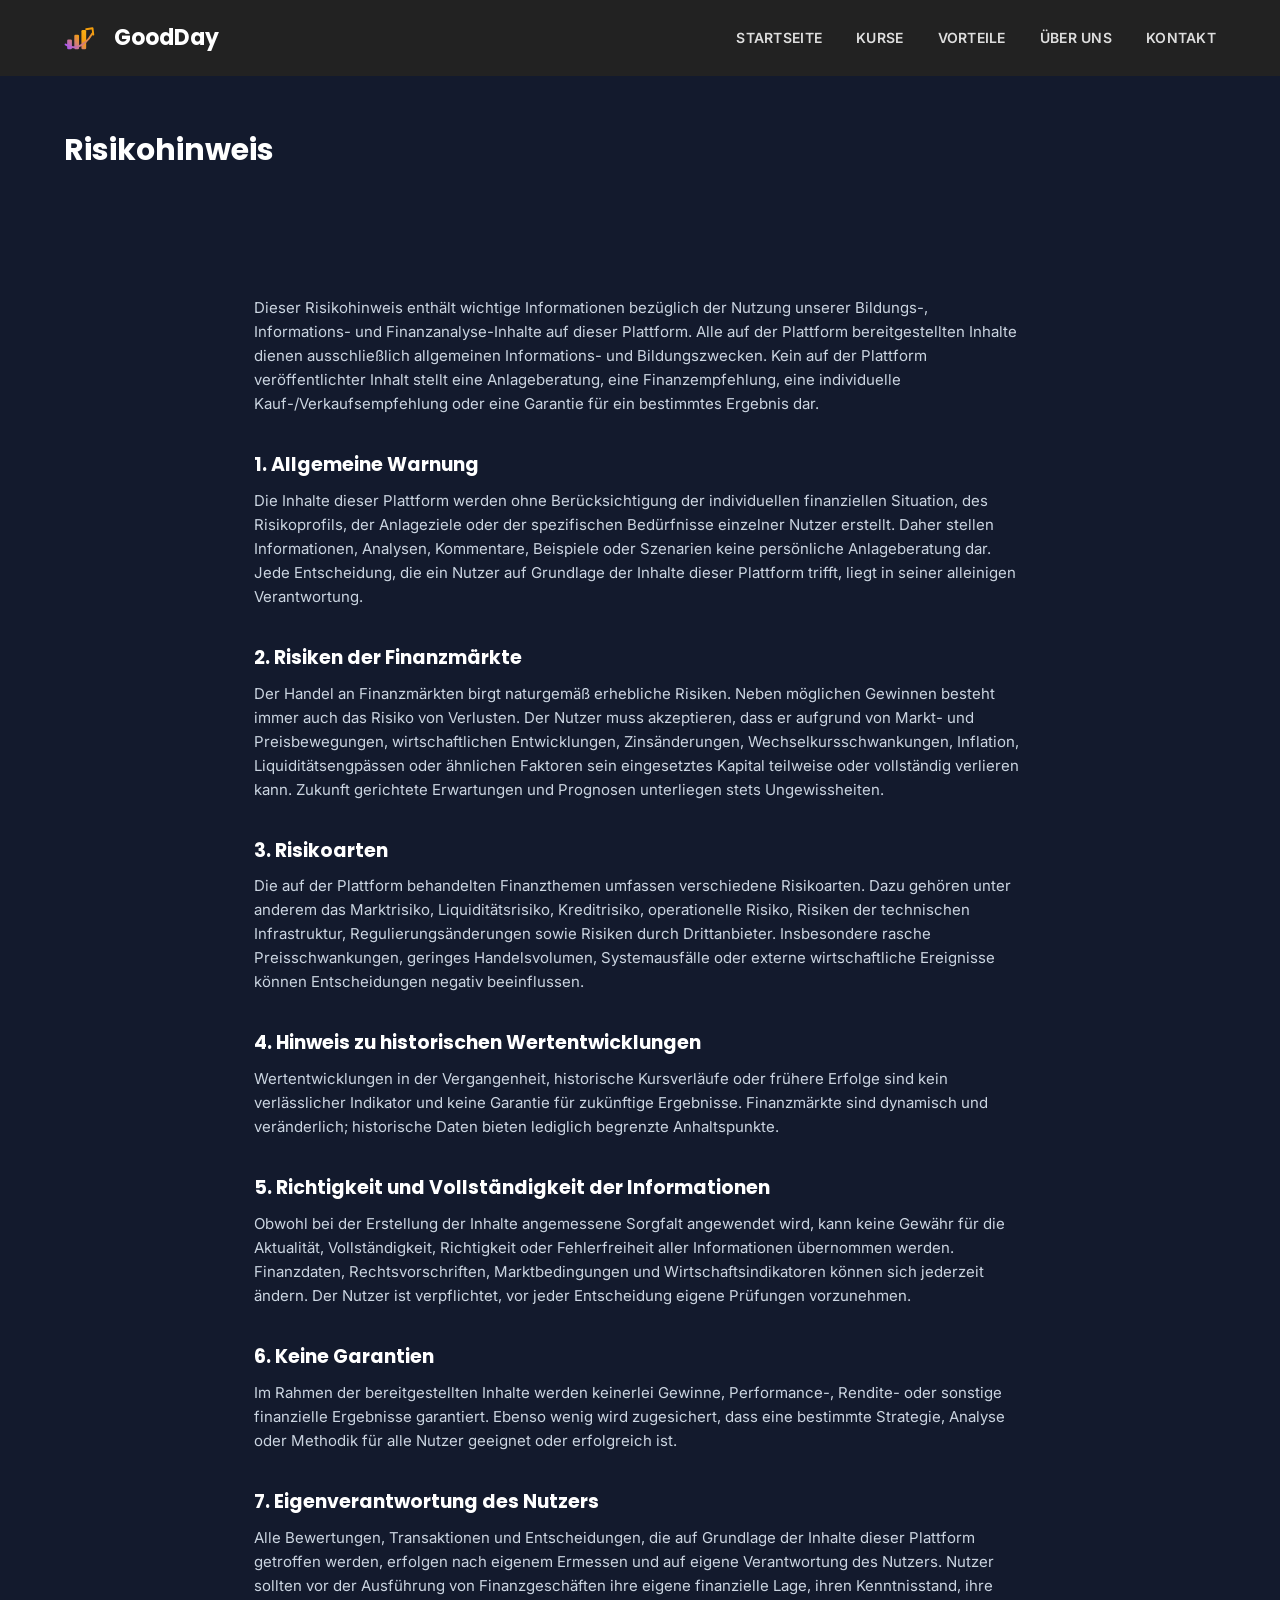
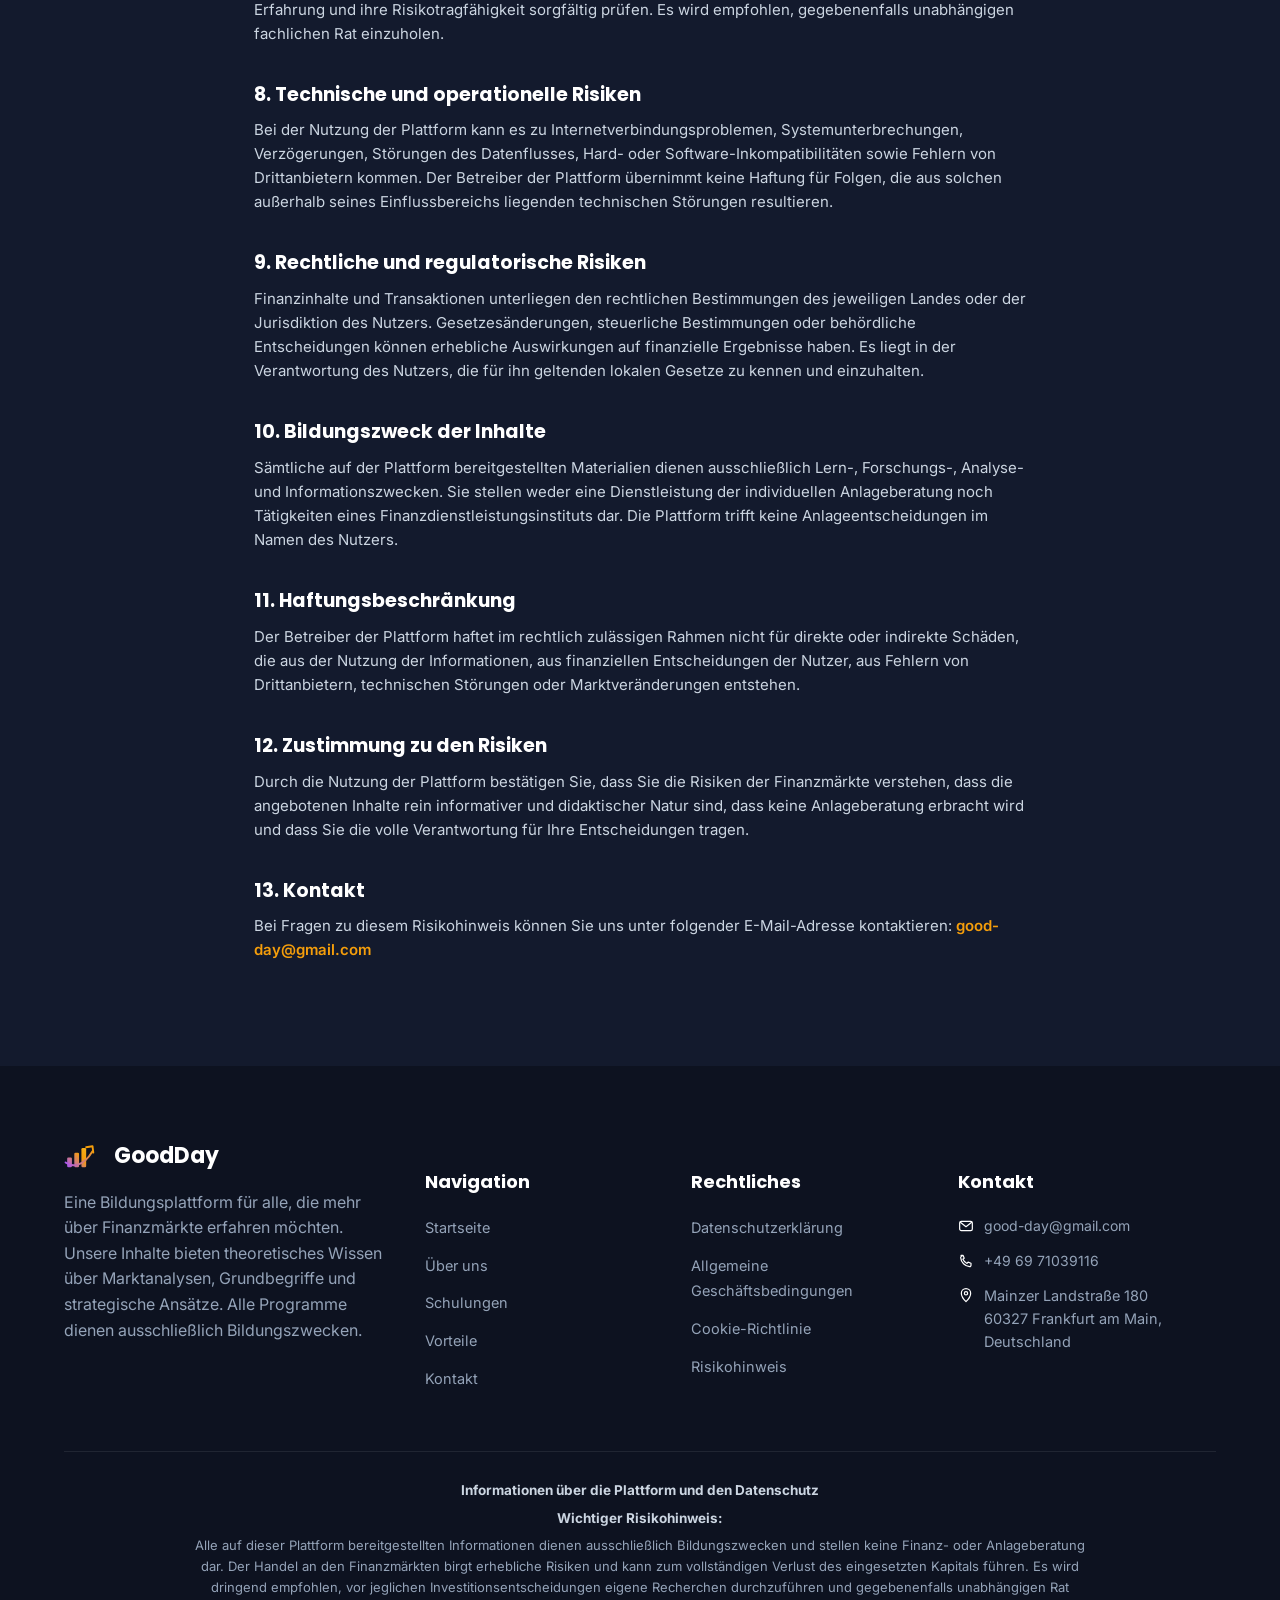
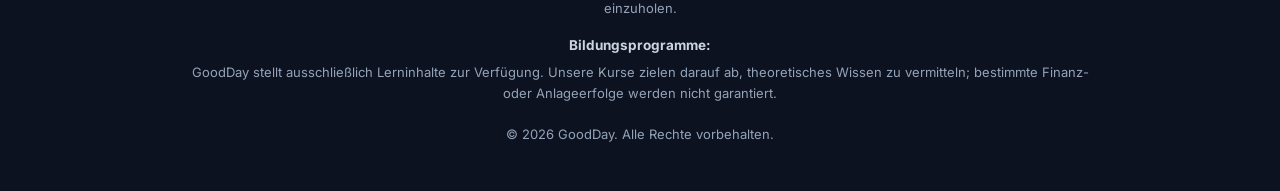
<file: risk-warning.html>
<!DOCTYPE html>
<html lang="de">
  <head>
    <meta charset="UTF-8" />
    <meta name="viewport" content="width=device-width, initial-scale=1.0" />
    <title>Risikohinweis — GoodDay</title>
    <link rel="icon" type="image/svg+xml" href="assets/img/favicon.svg" />
    <link rel="preconnect" href="https://fonts.googleapis.com" />
    <link rel="preconnect" href="https://fonts.gstatic.com" crossorigin />
    <link
      href="https://fonts.googleapis.com/css2?family=Inter:wght@400;500;600;700&family=Poppins:wght@600;700;800&display=swap"
      rel="stylesheet"
    />
    <link rel="stylesheet" href="assets/css/style.css" />
  </head>
  <body>
    <header class="site-header">
      <div class="container">
        <a href="./" class="brand">
          <img src="assets/img/logo.svg" alt="GoodDay" />
          <span>GoodDay</span>
        </a>
        <button
          class="nav-toggle"
          aria-label="Menü öffnen/schließen"
          aria-expanded="false"
        >
          <span></span>
        </button>
        <nav class="main-nav">
          <ul>
            <li><a href="./#top">Startseite</a></li>
            <li><a href="./#egitimler">Kurse</a></li>
            <li><a href="./#avantajlar">Vorteile</a></li>
            <li><a href="./#hakkimizda">Über uns</a></li>
            <li><a href="./#iletisim">Kontakt</a></li>
          </ul>
        </nav>
      </div>
    </header>

    <section class="legal-hero">
      <div class="container"><h1>Risikohinweis</h1></div>
    </section>

    <section class="legal-body">
      <div class="container">
        <p>
          Dieser Risikohinweis enthält wichtige Informationen bezüglich der
          Nutzung unserer Bildungs-, Informations- und Finanzanalyse-Inhalte auf
          dieser Plattform. Alle auf der Plattform bereitgestellten Inhalte
          dienen ausschließlich allgemeinen Informations- und Bildungszwecken.
          Kein auf der Plattform veröffentlichter Inhalt stellt eine
          Anlageberatung, eine Finanzempfehlung, eine individuelle
          Kauf-/Verkaufsempfehlung oder eine Garantie für ein bestimmtes
          Ergebnis dar.
        </p>

        <h2>1. Allgemeine Warnung</h2>
        <p>
          Die Inhalte dieser Plattform werden ohne Berücksichtigung der
          individuellen finanziellen Situation, des Risikoprofils, der
          Anlageziele oder der spezifischen Bedürfnisse einzelner Nutzer
          erstellt. Daher stellen Informationen, Analysen, Kommentare, Beispiele
          oder Szenarien keine persönliche Anlageberatung dar. Jede
          Entscheidung, die ein Nutzer auf Grundlage der Inhalte dieser
          Plattform trifft, liegt in seiner alleinigen Verantwortung.
        </p>

        <h2>2. Risiken der Finanzmärkte</h2>
        <p>
          Der Handel an Finanzmärkten birgt naturgemäß erhebliche Risiken. Neben
          möglichen Gewinnen besteht immer auch das Risiko von Verlusten. Der
          Nutzer muss akzeptieren, dass er aufgrund von Markt- und
          Preisbewegungen, wirtschaftlichen Entwicklungen, Zinsänderungen,
          Wechselkursschwankungen, Inflation, Liquiditätsengpässen oder
          ähnlichen Faktoren sein eingesetztes Kapital teilweise oder
          vollständig verlieren kann. Zukunft gerichtete Erwartungen und
          Prognosen unterliegen stets Ungewissheiten.
        </p>

        <h2>3. Risikoarten</h2>
        <p>
          Die auf der Plattform behandelten Finanzthemen umfassen verschiedene
          Risikoarten. Dazu gehören unter anderem das Marktrisiko,
          Liquiditätsrisiko, Kreditrisiko, operationelle Risiko, Risiken der
          technischen Infrastruktur, Regulierungsänderungen sowie Risiken durch
          Drittanbieter. Insbesondere rasche Preisschwankungen, geringes
          Handelsvolumen, Systemausfälle oder externe wirtschaftliche Ereignisse
          können Entscheidungen negativ beeinflussen.
        </p>

        <h2>4. Hinweis zu historischen Wertentwicklungen</h2>
        <p>
          Wertentwicklungen in der Vergangenheit, historische Kursverläufe oder
          frühere Erfolge sind kein verlässlicher Indikator und keine Garantie
          für zukünftige Ergebnisse. Finanzmärkte sind dynamisch und
          veränderlich; historische Daten bieten lediglich begrenzte
          Anhaltspunkte.
        </p>

        <h2>5. Richtigkeit und Vollständigkeit der Informationen</h2>
        <p>
          Obwohl bei der Erstellung der Inhalte angemessene Sorgfalt angewendet
          wird, kann keine Gewähr für die Aktualität, Vollständigkeit,
          Richtigkeit oder Fehlerfreiheit aller Informationen übernommen werden.
          Finanzdaten, Rechtsvorschriften, Marktbedingungen und
          Wirtschaftsindikatoren können sich jederzeit ändern. Der Nutzer ist
          verpflichtet, vor jeder Entscheidung eigene Prüfungen vorzunehmen.
        </p>

        <h2>6. Keine Garantien</h2>
        <p>
          Im Rahmen der bereitgestellten Inhalte werden keinerlei Gewinne,
          Performance-, Rendite- oder sonstige finanzielle Ergebnisse
          garantiert. Ebenso wenig wird zugesichert, dass eine bestimmte
          Strategie, Analyse oder Methodik für alle Nutzer geeignet oder
          erfolgreich ist.
        </p>

        <h2>7. Eigenverantwortung des Nutzers</h2>
        <p>
          Alle Bewertungen, Transaktionen und Entscheidungen, die auf Grundlage
          der Inhalte dieser Plattform getroffen werden, erfolgen nach eigenem
          Ermessen und auf eigene Verantwortung des Nutzers. Nutzer sollten vor
          der Ausführung von Finanzgeschäften ihre eigene finanzielle Lage,
          ihren Kenntnisstand, ihre Erfahrung und ihre Risikotragfähigkeit
          sorgfältig prüfen. Es wird empfohlen, gegebenenfalls unabhängigen
          fachlichen Rat einzuholen.
        </p>

        <h2>8. Technische und operationelle Risiken</h2>
        <p>
          Bei der Nutzung der Plattform kann es zu Internetverbindungsproblemen,
          Systemunterbrechungen, Verzögerungen, Störungen des Datenflusses,
          Hard- oder Software-Inkompatibilitäten sowie Fehlern von
          Drittanbietern kommen. Der Betreiber der Plattform übernimmt keine
          Haftung für Folgen, die aus solchen außerhalb seines Einflussbereichs
          liegenden technischen Störungen resultieren.
        </p>

        <h2>9. Rechtliche und regulatorische Risiken</h2>
        <p>
          Finanzinhalte und Transaktionen unterliegen den rechtlichen
          Bestimmungen des jeweiligen Landes oder der Jurisdiktion des Nutzers.
          Gesetzesänderungen, steuerliche Bestimmungen oder behördliche
          Entscheidungen können erhebliche Auswirkungen auf finanzielle
          Ergebnisse haben. Es liegt in der Verantwortung des Nutzers, die für
          ihn geltenden lokalen Gesetze zu kennen und einzuhalten.
        </p>

        <h2>10. Bildungszweck der Inhalte</h2>
        <p>
          Sämtliche auf der Plattform bereitgestellten Materialien dienen
          ausschließlich Lern-, Forschungs-, Analyse- und Informationszwecken.
          Sie stellen weder eine Dienstleistung der individuellen Anlageberatung
          noch Tätigkeiten eines Finanzdienstleistungsinstituts dar. Die
          Plattform trifft keine Anlageentscheidungen im Namen des Nutzers.
        </p>

        <h2>11. Haftungsbeschränkung</h2>
        <p>
          Der Betreiber der Plattform haftet im rechtlich zulässigen Rahmen
          nicht für direkte oder indirekte Schäden, die aus der Nutzung der
          Informationen, aus finanziellen Entscheidungen der Nutzer, aus Fehlern
          von Drittanbietern, technischen Störungen oder Marktveränderungen
          entstehen.
        </p>

        <h2>12. Zustimmung zu den Risiken</h2>
        <p>
          Durch die Nutzung der Plattform bestätigen Sie, dass Sie die Risiken
          der Finanzmärkte verstehen, dass die angebotenen Inhalte rein
          informativer und didaktischer Natur sind, dass keine Anlageberatung
          erbracht wird und dass Sie die volle Verantwortung für Ihre
          Entscheidungen tragen.
        </p>

        <h2>13. Kontakt</h2>
        <p>
          Bei Fragen zu diesem Risikohinweis können Sie uns unter folgender
          E-Mail-Adresse kontaktieren:
          <a href="mailto:good-day@gmail.com">good-day@gmail.com</a>
        </p>
      </div>
    </section>

    <footer class="site-footer">
      <div class="container">
        <div class="footer-grid">
          <div class="footer-brand">
            <a href="./" class="brand"
              ><img src="assets/img/logo.svg" alt="GoodDay" /><span
                >GoodDay</span
              ></a
            >
            <p>
              Eine Bildungsplattform für alle, die mehr über Finanzmärkte
              erfahren möchten. Unsere Inhalte bieten theoretisches Wissen über
              Marktanalysen, Grundbegriffe und strategische Ansätze. Alle
              Programme dienen ausschließlich Bildungszwecken.
            </p>
          </div>
          <div>
            <h5>Navigation</h5>
            <ul>
              <li><a href="./#top">Startseite</a></li>
              <li><a href="./#hakkimizda">Über uns</a></li>
              <li><a href="./#egitimler">Schulungen</a></li>
              <li><a href="./#avantajlar">Vorteile</a></li>
              <li><a href="./#iletisim">Kontakt</a></li>
            </ul>
          </div>
          <div>
            <h5>Rechtliches</h5>
            <ul>
              <li><a href="privacy-policy.html">Datenschutzerklärung</a></li>
              <li><a href="terms.html">Allgemeine Geschäftsbedingungen</a></li>
              <li><a href="cookie-policy.html">Cookie-Richtlinie</a></li>
              <li><a href="risk-warning.html">Risikohinweis</a></li>
            </ul>
          </div>
          <div>
            <h5>Kontakt</h5>
            <ul class="footer-contact">
              <li>
                <img src="assets/img/icons/mail.svg" alt="" />good-day@gmail.com
              </li>
              <li>
                <img src="assets/img/icons/phone.svg" alt="" />+49 69 71039116
              </li>
              <li>
                <img src="assets/img/icons/pin.svg" alt="" /><a
                  href="https://www.google.com/maps/place/European+Trading+Academy+AG/@52.4560492,6.5088772,1423335m/data=!3m2!1e3!5s0x47b8c1867070e9a9:0xbbc8092dd8d79375!4m6!3m5!1s0x47b8c1867a83250d:0x9d35732e875d1187!8m2!3d51.4467062!4d6.9051437!16s%2Fg%2F1hc1dgf_y?entry=ttu&g_ep=EgoyMDI2MDkwMS4wIKXMDSoASAFQAw%3D%3D"
                  rel="noopener noreferrer"
                  target="_blank"
                >
                  Mainzer Landstraße 180<br />60327 Frankfurt am Main,
                  Deutschland
                </a>
              </li>
            </ul>
          </div>
        </div>
        <div class="footer-bottom">
          <div class="legal-block">
            <strong
              >Informationen über die Plattform und den Datenschutz</strong
            >
            <p>
              <strong>Wichtiger Risikohinweis:</strong> Alle auf dieser
              Plattform bereitgestellten Informationen dienen ausschließlich
              Bildungszwecken und stellen keine Finanz- oder Anlageberatung dar.
              Der Handel an den Finanzmärkten birgt erhebliche Risiken und kann
              zum vollständigen Verlust des eingesetzten Kapitals führen. Es
              wird dringend empfohlen, vor jeglichen Investitionsentscheidungen
              eigene Recherchen durchzuführen und gegebenenfalls unabhängigen
              Rat einzuholen.
            </p>
            <p>
              <strong>Bildungsprogramme:</strong> GoodDay stellt ausschließlich
              Lerninhalte zur Verfügung. Unsere Kurse zielen darauf ab,
              theoretisches Wissen zu vermitteln; bestimmte Finanz- oder
              Anlageerfolge werden nicht garantiert.
            </p>
          </div>
          <p class="copy">© 2026 GoodDay. Alle Rechte vorbehalten.</p>
        </div>
      </div>
    </footer>

    <script src="assets/js/main.js"></script>
  </body>
</html>
</file>
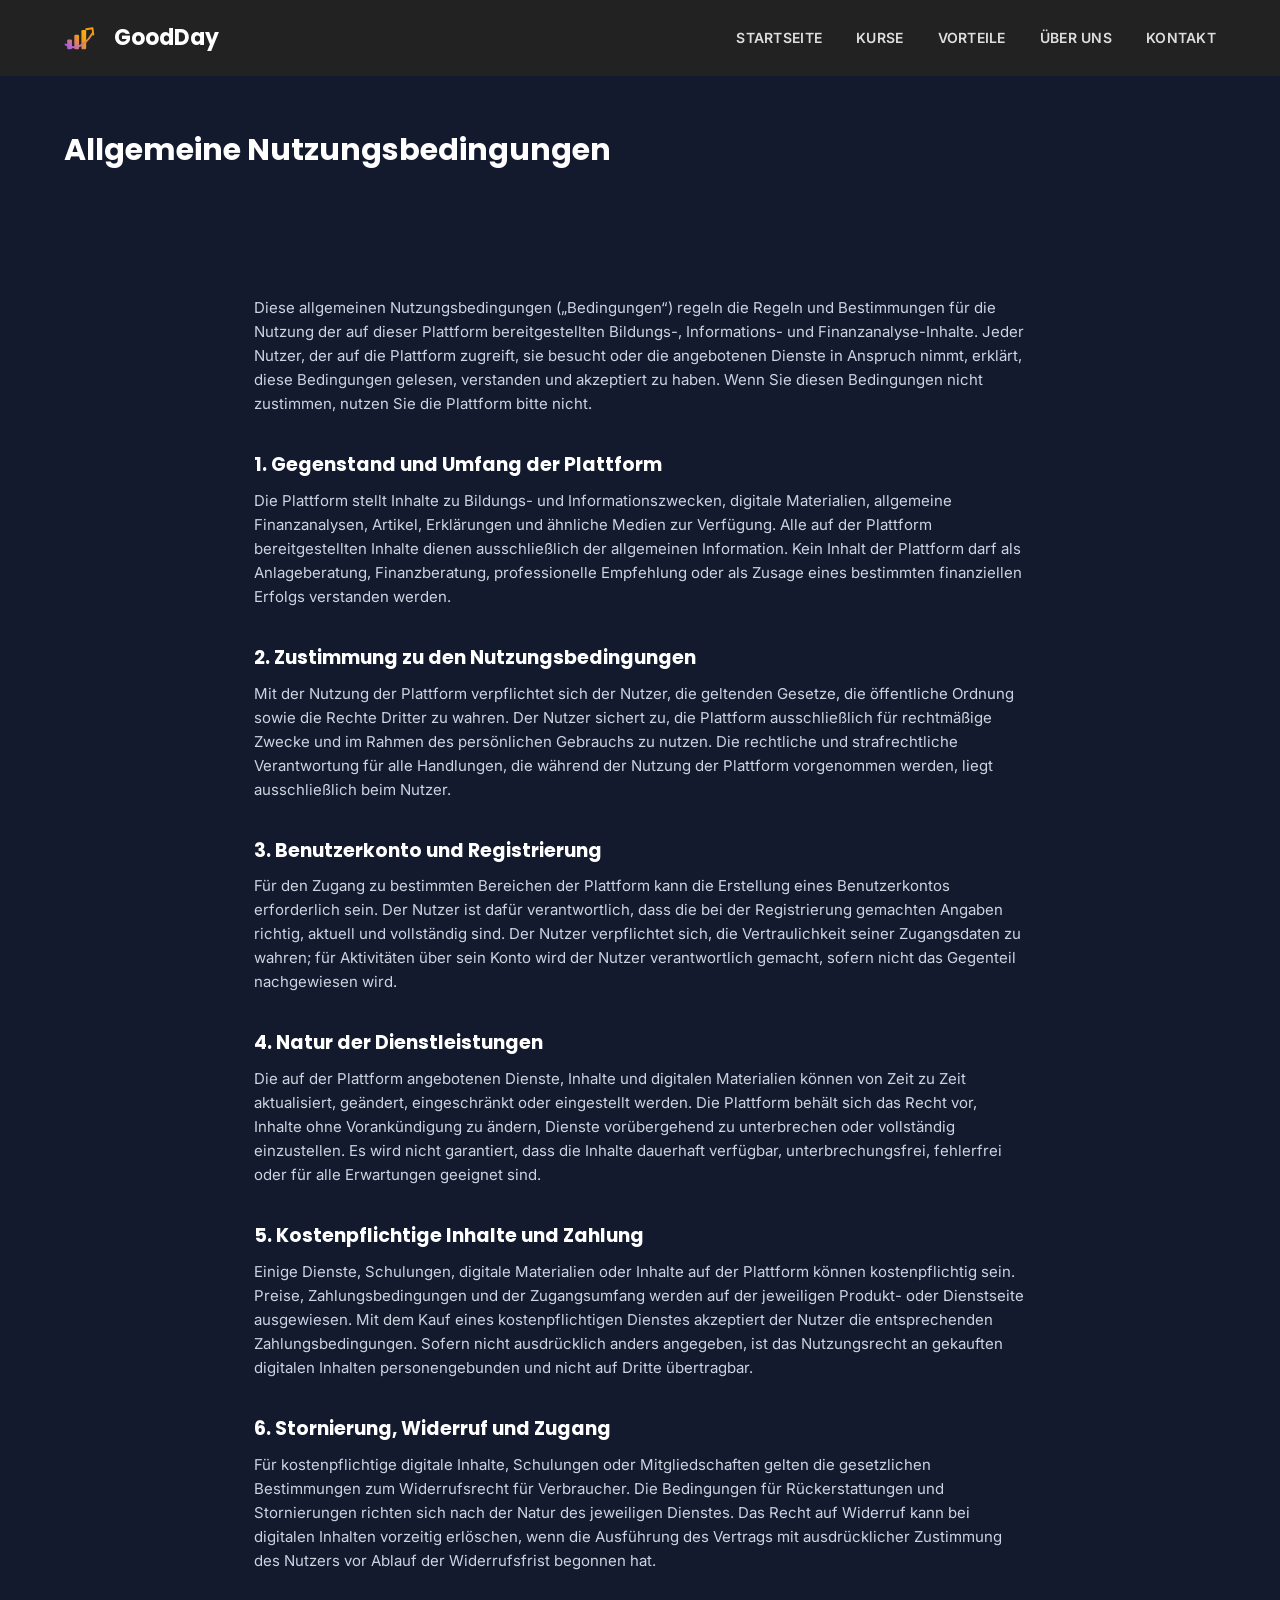
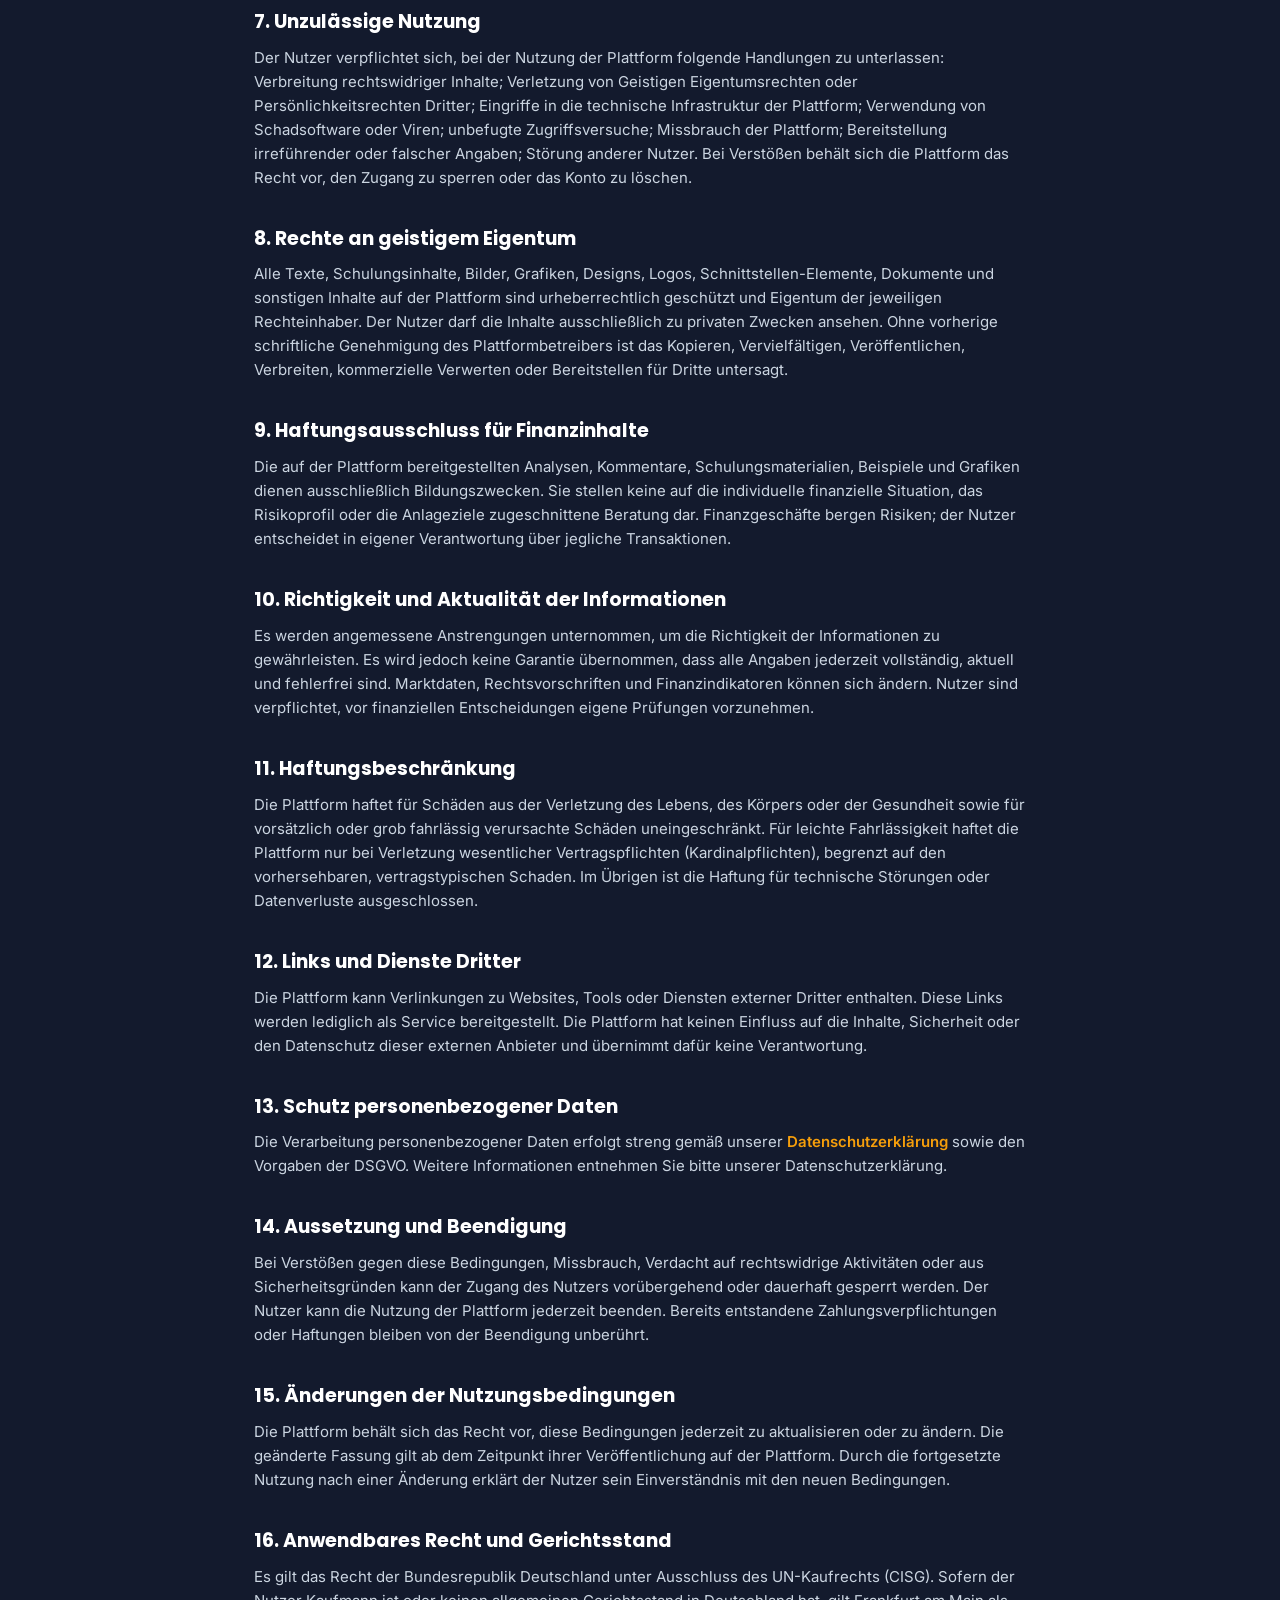
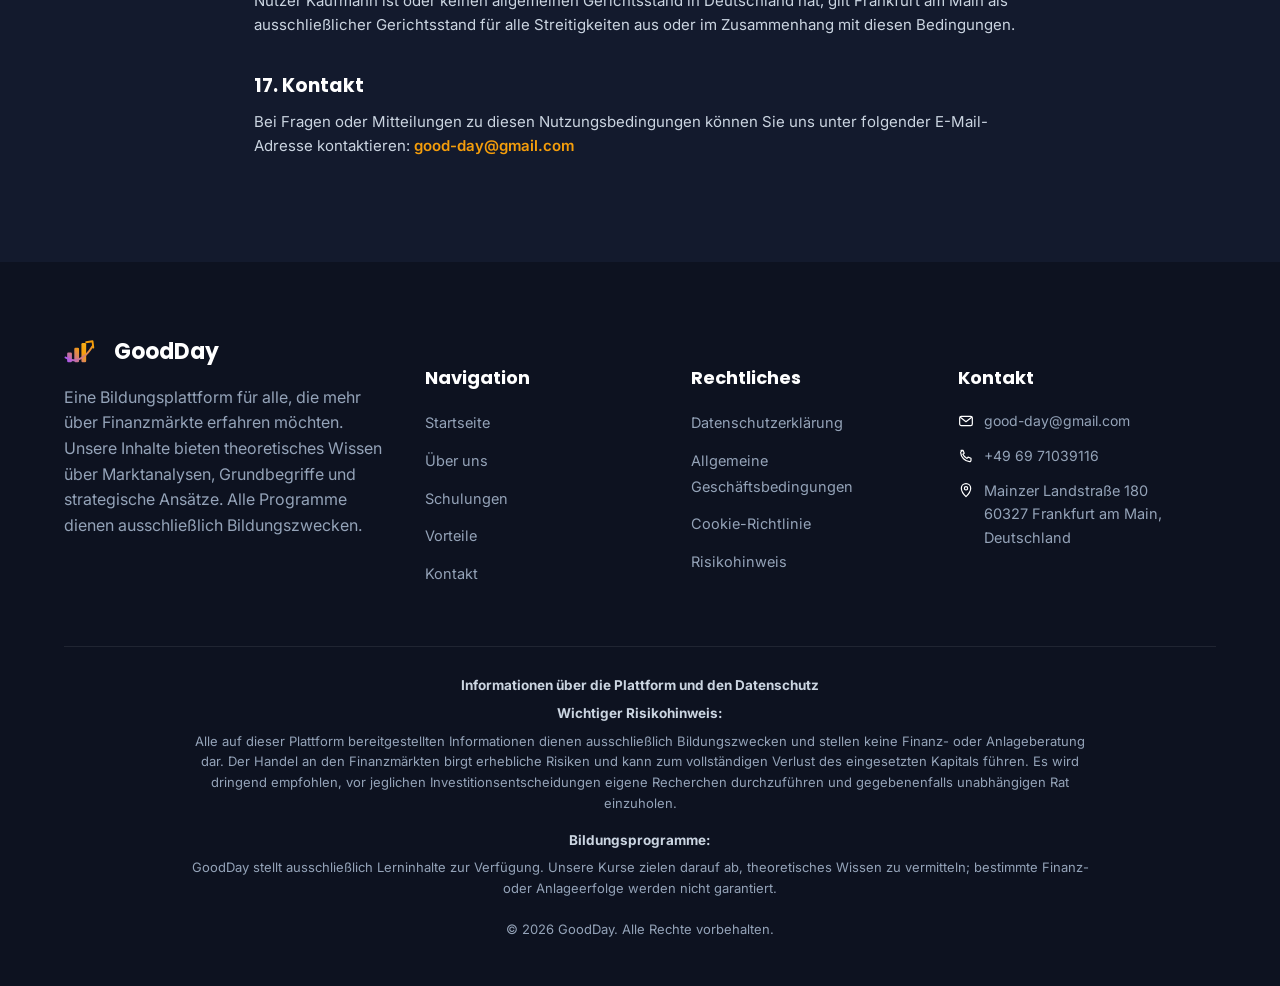
<file: terms.html>
<!DOCTYPE html>
<html lang="de">
  <head>
    <meta charset="UTF-8" />
    <meta name="viewport" content="width=device-width, initial-scale=1.0" />
    <title>Allgemeine Nutzungsbedingungen — GoodDay</title>
    <link rel="icon" type="image/svg+xml" href="assets/img/favicon.svg" />
    <link rel="preconnect" href="https://fonts.googleapis.com" />
    <link rel="preconnect" href="https://fonts.gstatic.com" crossorigin />
    <link
      href="https://fonts.googleapis.com/css2?family=Inter:wght@400;500;600;700&family=Poppins:wght@600;700;800&display=swap"
      rel="stylesheet"
    />
    <link rel="stylesheet" href="assets/css/style.css" />
  </head>
  <body>
    <header class="site-header">
      <div class="container">
        <a href="./" class="brand">
          <img src="assets/img/logo.svg" alt="GoodDay" />
          <span>GoodDay</span>
        </a>
        <button
          class="nav-toggle"
          aria-label="Menü öffnen/schließen"
          aria-expanded="false"
        >
          <span></span>
        </button>
        <nav class="main-nav">
          <ul>
            <li><a href="./#top">Startseite</a></li>
            <li><a href="./#egitimler">Kurse</a></li>
            <li><a href="./#avantajlar">Vorteile</a></li>
            <li><a href="./#hakkimizda">Über uns</a></li>
            <li><a href="./#iletisim">Kontakt</a></li>
          </ul>
        </nav>
      </div>
    </header>

    <section class="legal-hero">
      <div class="container"><h1>Allgemeine Nutzungsbedingungen</h1></div>
    </section>

    <section class="legal-body">
      <div class="container">
        <p>
          Diese allgemeinen Nutzungsbedingungen („Bedingungen“) regeln die
          Regeln und Bestimmungen für die Nutzung der auf dieser Plattform
          bereitgestellten Bildungs-, Informations- und Finanzanalyse-Inhalte.
          Jeder Nutzer, der auf die Plattform zugreift, sie besucht oder die
          angebotenen Dienste in Anspruch nimmt, erklärt, diese Bedingungen
          gelesen, verstanden und akzeptiert zu haben. Wenn Sie diesen
          Bedingungen nicht zustimmen, nutzen Sie die Plattform bitte nicht.
        </p>

        <h2>1. Gegenstand und Umfang der Plattform</h2>
        <p>
          Die Plattform stellt Inhalte zu Bildungs- und Informationszwecken,
          digitale Materialien, allgemeine Finanzanalysen, Artikel, Erklärungen
          und ähnliche Medien zur Verfügung. Alle auf der Plattform
          bereitgestellten Inhalte dienen ausschließlich der allgemeinen
          Information. Kein Inhalt der Plattform darf als Anlageberatung,
          Finanzberatung, professionelle Empfehlung oder als Zusage eines
          bestimmten finanziellen Erfolgs verstanden werden.
        </p>

        <h2>2. Zustimmung zu den Nutzungsbedingungen</h2>
        <p>
          Mit der Nutzung der Plattform verpflichtet sich der Nutzer, die
          geltenden Gesetze, die öffentliche Ordnung sowie die Rechte Dritter zu
          wahren. Der Nutzer sichert zu, die Plattform ausschließlich für
          rechtmäßige Zwecke und im Rahmen des persönlichen Gebrauchs zu nutzen.
          Die rechtliche und strafrechtliche Verantwortung für alle Handlungen,
          die während der Nutzung der Plattform vorgenommen werden, liegt
          ausschließlich beim Nutzer.
        </p>

        <h2>3. Benutzerkonto und Registrierung</h2>
        <p>
          Für den Zugang zu bestimmten Bereichen der Plattform kann die
          Erstellung eines Benutzerkontos erforderlich sein. Der Nutzer ist
          dafür verantwortlich, dass die bei der Registrierung gemachten Angaben
          richtig, aktuell und vollständig sind. Der Nutzer verpflichtet sich,
          die Vertraulichkeit seiner Zugangsdaten zu wahren; für Aktivitäten
          über sein Konto wird der Nutzer verantwortlich gemacht, sofern nicht
          das Gegenteil nachgewiesen wird.
        </p>

        <h2>4. Natur der Dienstleistungen</h2>
        <p>
          Die auf der Plattform angebotenen Dienste, Inhalte und digitalen
          Materialien können von Zeit zu Zeit aktualisiert, geändert,
          eingeschränkt oder eingestellt werden. Die Plattform behält sich das
          Recht vor, Inhalte ohne Vorankündigung zu ändern, Dienste
          vorübergehend zu unterbrechen oder vollständig einzustellen. Es wird
          nicht garantiert, dass die Inhalte dauerhaft verfügbar,
          unterbrechungsfrei, fehlerfrei oder für alle Erwartungen geeignet
          sind.
        </p>

        <h2>5. Kostenpflichtige Inhalte und Zahlung</h2>
        <p>
          Einige Dienste, Schulungen, digitale Materialien oder Inhalte auf der
          Plattform können kostenpflichtig sein. Preise, Zahlungsbedingungen und
          der Zugangsumfang werden auf der jeweiligen Produkt- oder Dienstseite
          ausgewiesen. Mit dem Kauf eines kostenpflichtigen Dienstes akzeptiert
          der Nutzer die entsprechenden Zahlungsbedingungen. Sofern nicht
          ausdrücklich anders angegeben, ist das Nutzungsrecht an gekauften
          digitalen Inhalten personengebunden und nicht auf Dritte übertragbar.
        </p>

        <h2>6. Stornierung, Widerruf und Zugang</h2>
        <p>
          Für kostenpflichtige digitale Inhalte, Schulungen oder
          Mitgliedschaften gelten die gesetzlichen Bestimmungen zum
          Widerrufsrecht für Verbraucher. Die Bedingungen für Rückerstattungen
          und Stornierungen richten sich nach der Natur des jeweiligen Dienstes.
          Das Recht auf Widerruf kann bei digitalen Inhalten vorzeitig
          erlöschen, wenn die Ausführung des Vertrags mit ausdrücklicher
          Zustimmung des Nutzers vor Ablauf der Widerrufsfrist begonnen hat.
        </p>

        <h2>7. Unzulässige Nutzung</h2>
        <p>
          Der Nutzer verpflichtet sich, bei der Nutzung der Plattform folgende
          Handlungen zu unterlassen: Verbreitung rechtswidriger Inhalte;
          Verletzung von Geistigen Eigentumsrechten oder Persönlichkeitsrechten
          Dritter; Eingriffe in die technische Infrastruktur der Plattform;
          Verwendung von Schadsoftware oder Viren; unbefugte Zugriffsversuche;
          Missbrauch der Plattform; Bereitstellung irreführender oder falscher
          Angaben; Störung anderer Nutzer. Bei Verstößen behält sich die
          Plattform das Recht vor, den Zugang zu sperren oder das Konto zu
          löschen.
        </p>

        <h2>8. Rechte an geistigem Eigentum</h2>
        <p>
          Alle Texte, Schulungsinhalte, Bilder, Grafiken, Designs, Logos,
          Schnittstellen-Elemente, Dokumente und sonstigen Inhalte auf der
          Plattform sind urheberrechtlich geschützt und Eigentum der jeweiligen
          Rechteinhaber. Der Nutzer darf die Inhalte ausschließlich zu privaten
          Zwecken ansehen. Ohne vorherige schriftliche Genehmigung des
          Plattformbetreibers ist das Kopieren, Vervielfältigen,
          Veröffentlichen, Verbreiten, kommerzielle Verwerten oder Bereitstellen
          für Dritte untersagt.
        </p>

        <h2>9. Haftungsausschluss für Finanzinhalte</h2>
        <p>
          Die auf der Plattform bereitgestellten Analysen, Kommentare,
          Schulungsmaterialien, Beispiele und Grafiken dienen ausschließlich
          Bildungszwecken. Sie stellen keine auf die individuelle finanzielle
          Situation, das Risikoprofil oder die Anlageziele zugeschnittene
          Beratung dar. Finanzgeschäfte bergen Risiken; der Nutzer entscheidet
          in eigener Verantwortung über jegliche Transaktionen.
        </p>

        <h2>10. Richtigkeit und Aktualität der Informationen</h2>
        <p>
          Es werden angemessene Anstrengungen unternommen, um die Richtigkeit
          der Informationen zu gewährleisten. Es wird jedoch keine Garantie
          übernommen, dass alle Angaben jederzeit vollständig, aktuell und
          fehlerfrei sind. Marktdaten, Rechtsvorschriften und Finanzindikatoren
          können sich ändern. Nutzer sind verpflichtet, vor finanziellen
          Entscheidungen eigene Prüfungen vorzunehmen.
        </p>

        <h2>11. Haftungsbeschränkung</h2>
        <p>
          Die Plattform haftet für Schäden aus der Verletzung des Lebens, des
          Körpers oder der Gesundheit sowie für vorsätzlich oder grob fahrlässig
          verursachte Schäden uneingeschränkt. Für leichte Fahrlässigkeit haftet
          die Plattform nur bei Verletzung wesentlicher Vertragspflichten
          (Kardinalpflichten), begrenzt auf den vorhersehbaren,
          vertragstypischen Schaden. Im Übrigen ist die Haftung für technische
          Störungen oder Datenverluste ausgeschlossen.
        </p>

        <h2>12. Links und Dienste Dritter</h2>
        <p>
          Die Plattform kann Verlinkungen zu Websites, Tools oder Diensten
          externer Dritter enthalten. Diese Links werden lediglich als Service
          bereitgestellt. Die Plattform hat keinen Einfluss auf die Inhalte,
          Sicherheit oder den Datenschutz dieser externen Anbieter und übernimmt
          dafür keine Verantwortung.
        </p>

        <h2>13. Schutz personenbezogener Daten</h2>
        <p>
          Die Verarbeitung personenbezogener Daten erfolgt streng gemäß unserer
          <a href="privacy-policy.html">Datenschutzerklärung</a> sowie den
          Vorgaben der DSGVO. Weitere Informationen entnehmen Sie bitte unserer
          Datenschutzerklärung.
        </p>

        <h2>14. Aussetzung und Beendigung</h2>
        <p>
          Bei Verstößen gegen diese Bedingungen, Missbrauch, Verdacht auf
          rechtswidrige Aktivitäten oder aus Sicherheitsgründen kann der Zugang
          des Nutzers vorübergehend oder dauerhaft gesperrt werden. Der Nutzer
          kann die Nutzung der Plattform jederzeit beenden. Bereits entstandene
          Zahlungsverpflichtungen oder Haftungen bleiben von der Beendigung
          unberührt.
        </p>

        <h2>15. Änderungen der Nutzungsbedingungen</h2>
        <p>
          Die Plattform behält sich das Recht vor, diese Bedingungen jederzeit
          zu aktualisieren oder zu ändern. Die geänderte Fassung gilt ab dem
          Zeitpunkt ihrer Veröffentlichung auf der Plattform. Durch die
          fortgesetzte Nutzung nach einer Änderung erklärt der Nutzer sein
          Einverständnis mit den neuen Bedingungen.
        </p>

        <h2>16. Anwendbares Recht und Gerichtsstand</h2>
        <p>
          Es gilt das Recht der Bundesrepublik Deutschland unter Ausschluss des
          UN-Kaufrechts (CISG). Sofern der Nutzer Kaufmann ist oder keinen
          allgemeinen Gerichtsstand in Deutschland hat, gilt Frankfurt am Main
          als ausschließlicher Gerichtsstand für alle Streitigkeiten aus oder im
          Zusammenhang mit diesen Bedingungen.
        </p>

        <h2>17. Kontakt</h2>
        <p>
          Bei Fragen oder Mitteilungen zu diesen Nutzungsbedingungen können Sie
          uns unter folgender E-Mail-Adresse kontaktieren:
          <a href="mailto:good-day@gmail.com">good-day@gmail.com</a>
        </p>
      </div>
    </section>

    <footer class="site-footer">
      <div class="container">
        <div class="footer-grid">
          <div class="footer-brand">
            <a href="./" class="brand"
              ><img src="assets/img/logo.svg" alt="GoodDay" /><span
                >GoodDay</span
              ></a
            >
            <p>
              Eine Bildungsplattform für alle, die mehr über Finanzmärkte
              erfahren möchten. Unsere Inhalte bieten theoretisches Wissen über
              Marktanalysen, Grundbegriffe und strategische Ansätze. Alle
              Programme dienen ausschließlich Bildungszwecken.
            </p>
          </div>
          <div>
            <h5>Navigation</h5>
            <ul>
              <li><a href="./#top">Startseite</a></li>
              <li><a href="./#hakkimizda">Über uns</a></li>
              <li><a href="./#egitimler">Schulungen</a></li>
              <li><a href="./#avantajlar">Vorteile</a></li>
              <li><a href="./#iletisim">Kontakt</a></li>
            </ul>
          </div>
          <div>
            <h5>Rechtliches</h5>
            <ul>
              <li><a href="privacy-policy.html">Datenschutzerklärung</a></li>
              <li><a href="terms.html">Allgemeine Geschäftsbedingungen</a></li>
              <li><a href="cookie-policy.html">Cookie-Richtlinie</a></li>
              <li><a href="risk-warning.html">Risikohinweis</a></li>
            </ul>
          </div>
          <div>
            <h5>Kontakt</h5>
            <ul class="footer-contact">
              <li>
                <img src="assets/img/icons/mail.svg" alt="" />good-day@gmail.com
              </li>
              <li>
                <img src="assets/img/icons/phone.svg" alt="" />+49 69 71039116
              </li>
              <li>
                <img src="assets/img/icons/pin.svg" alt="" /><a
                  href="https://www.google.com/maps/place/European+Trading+Academy+AG/@52.4560492,6.5088772,1423335m/data=!3m2!1e3!5s0x47b8c1867070e9a9:0xbbc8092dd8d79375!4m6!3m5!1s0x47b8c1867a83250d:0x9d35732e875d1187!8m2!3d51.4467062!4d6.9051437!16s%2Fg%2F1hc1dgf_y?entry=ttu&g_ep=EgoyMDI2MDkwMS4wIKXMDSoASAFQAw%3D%3D"
                  rel="noopener noreferrer"
                  target="_blank"
                >
                  Mainzer Landstraße 180<br />60327 Frankfurt am Main,
                  Deutschland
                </a>
              </li>
            </ul>
          </div>
        </div>
        <div class="footer-bottom">
          <div class="legal-block">
            <strong
              >Informationen über die Plattform und den Datenschutz</strong
            >
            <p>
              <strong>Wichtiger Risikohinweis:</strong> Alle auf dieser
              Plattform bereitgestellten Informationen dienen ausschließlich
              Bildungszwecken und stellen keine Finanz- oder Anlageberatung dar.
              Der Handel an den Finanzmärkten birgt erhebliche Risiken und kann
              zum vollständigen Verlust des eingesetzten Kapitals führen. Es
              wird dringend empfohlen, vor jeglichen Investitionsentscheidungen
              eigene Recherchen durchzuführen und gegebenenfalls unabhängigen
              Rat einzuholen.
            </p>
            <p>
              <strong>Bildungsprogramme:</strong> GoodDay stellt ausschließlich
              Lerninhalte zur Verfügung. Unsere Kurse zielen darauf ab,
              theoretisches Wissen zu vermitteln; bestimmte Finanz- oder
              Anlageerfolge werden nicht garantiert.
            </p>
          </div>
          <p class="copy">© 2026 GoodDay. Alle Rechte vorbehalten.</p>
        </div>
      </div>
    </footer>

    <script src="assets/js/main.js"></script>
  </body>
</html>
</file>
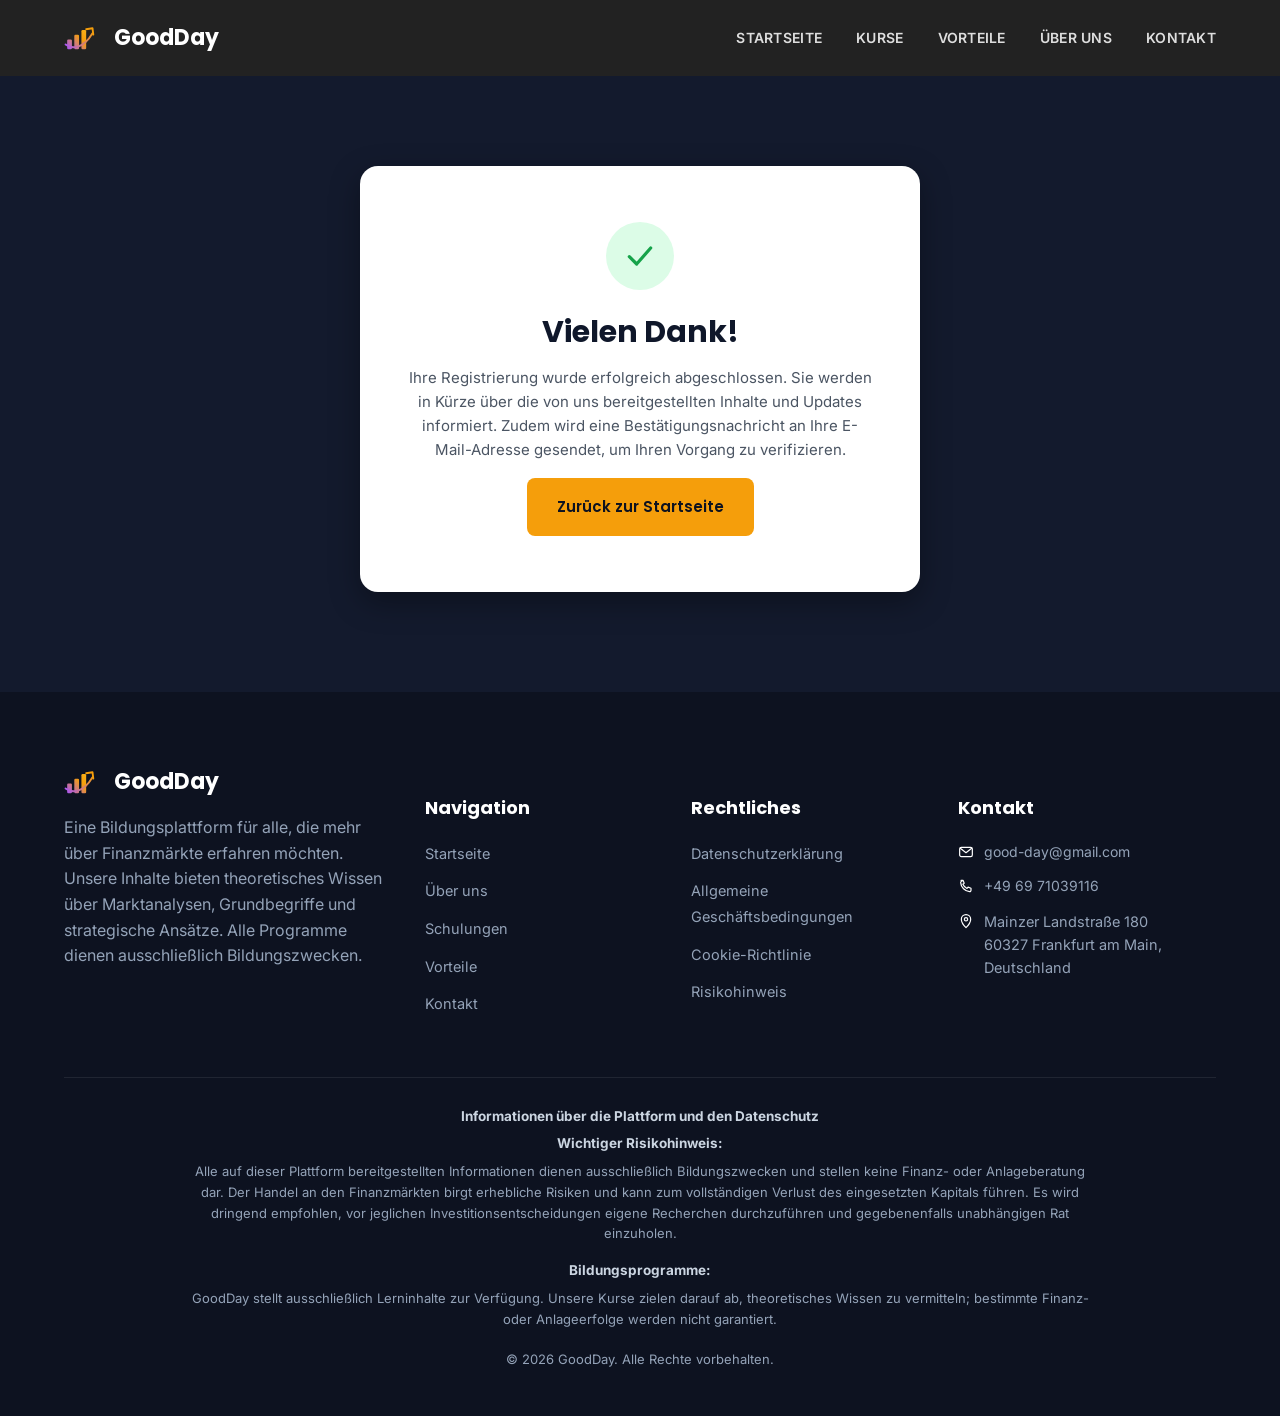
<file: thank-you.html>
<!DOCTYPE html>
<html lang="de">
  <head>
    <meta charset="UTF-8" />
    <meta name="viewport" content="width=device-width, initial-scale=1.0" />
    <title>Vielen Dank — GoodDay</title>
    <link rel="icon" type="image/svg+xml" href="assets/img/favicon.svg" />
    <link rel="preconnect" href="https://fonts.googleapis.com" />
    <link rel="preconnect" href="https://fonts.gstatic.com" crossorigin />
    <link
      href="https://fonts.googleapis.com/css2?family=Inter:wght@400;500;600;700&family=Poppins:wght@600;700;800&display=swap"
      rel="stylesheet"
    />
    <link rel="stylesheet" href="assets/css/style.css" />
  </head>
  <body>
    <header class="site-header">
      <div class="container">
        <a href="./" class="brand">
          <img src="assets/img/logo.svg" alt="GoodDay" />
          <span>GoodDay</span>
        </a>
        <button
          class="nav-toggle"
          aria-label="Menü öffnen/schließen"
          aria-expanded="false"
        >
          <span></span>
        </button>
        <nav class="main-nav">
          <ul>
            <li><a href="./#top">Startseite</a></li>
            <li><a href="./#egitimler">Kurse</a></li>
            <li><a href="./#avantajlar">Vorteile</a></li>
            <li><a href="./#hakkimizda">Über uns</a></li>
            <li><a href="./#iletisim">Kontakt</a></li>
          </ul>
        </nav>
      </div>
    </header>

    <section class="thankyou-section">
      <div class="container thanks-wrapper">
        <div class="thankyou-card">
          <span class="icon-circle">
            <svg
              viewBox="0 0 24 24"
              fill="none"
              stroke="currentColor"
              stroke-width="2.4"
              stroke-linecap="round"
              stroke-linejoin="round"
            >
              <path d="M4 12.5 9.5 18 20 6" />
            </svg>
          </span>
          <h1>Vielen Dank!</h1>
          <p>
            Ihre Registrierung wurde erfolgreich abgeschlossen. Sie werden in
            Kürze über die von uns bereitgestellten Inhalte und Updates
            informiert. Zudem wird eine Bestätigungsnachricht an Ihre
            E-Mail-Adresse gesendet, um Ihren Vorgang zu verifizieren.
          </p>
          <a href="./" class="btn btn-primary">Zurück zur Startseite</a>
        </div>
      </div>
    </section>

    <footer class="site-footer">
      <div class="container">
        <div class="footer-grid">
          <div class="footer-brand">
            <a href="./" class="brand"
              ><img src="assets/img/logo.svg" alt="GoodDay" /><span
                >GoodDay</span
              ></a
            >
            <p>
              Eine Bildungsplattform für alle, die mehr über Finanzmärkte
              erfahren möchten. Unsere Inhalte bieten theoretisches Wissen über
              Marktanalysen, Grundbegriffe und strategische Ansätze. Alle
              Programme dienen ausschließlich Bildungszwecken.
            </p>
          </div>
          <div>
            <h5>Navigation</h5>
            <ul>
              <li><a href="./#top">Startseite</a></li>
              <li><a href="./#hakkimizda">Über uns</a></li>
              <li><a href="./#egitimler">Schulungen</a></li>
              <li><a href="./#avantajlar">Vorteile</a></li>
              <li><a href="./#iletisim">Kontakt</a></li>
            </ul>
          </div>
          <div>
            <h5>Rechtliches</h5>
            <ul>
              <li><a href="privacy-policy.html">Datenschutzerklärung</a></li>
              <li><a href="terms.html">Allgemeine Geschäftsbedingungen</a></li>
              <li><a href="cookie-policy.html">Cookie-Richtlinie</a></li>
              <li><a href="risk-warning.html">Risikohinweis</a></li>
            </ul>
          </div>
          <div>
            <h5>Kontakt</h5>
            <ul class="footer-contact">
              <li>
                <img src="assets/img/icons/mail.svg" alt="" />good-day@gmail.com
              </li>
              <li>
                <img src="assets/img/icons/phone.svg" alt="" />+49 69 71039116
              </li>
              <li>
                <img src="assets/img/icons/pin.svg" alt="" /><a
                  href="https://www.google.com/maps/place/European+Trading+Academy+AG/@52.4560492,6.5088772,1423335m/data=!3m2!1e3!5s0x47b8c1867070e9a9:0xbbc8092dd8d79375!4m6!3m5!1s0x47b8c1867a83250d:0x9d35732e875d1187!8m2!3d51.4467062!4d6.9051437!16s%2Fg%2F1hc1dgf_y?entry=ttu&g_ep=EgoyMDI2MDkwMS4wIKXMDSoASAFQAw%3D%3D"
                  rel="noopener noreferrer"
                  target="_blank"
                >
                  Mainzer Landstraße 180<br />60327 Frankfurt am Main,
                  Deutschland
                </a>
              </li>
            </ul>
          </div>
        </div>
        <div class="footer-bottom">
          <div class="legal-block">
            <strong
              >Informationen über die Plattform und den Datenschutz</strong
            >
            <p>
              <strong>Wichtiger Risikohinweis:</strong> Alle auf dieser
              Plattform bereitgestellten Informationen dienen ausschließlich
              Bildungszwecken und stellen keine Finanz- oder Anlageberatung dar.
              Der Handel an den Finanzmärkten birgt erhebliche Risiken und kann
              zum vollständigen Verlust des eingesetzten Kapitals führen. Es
              wird dringend empfohlen, vor jeglichen Investitionsentscheidungen
              eigene Recherchen durchzuführen und gegebenenfalls unabhängigen
              Rat einzuholen.
            </p>
            <p>
              <strong>Bildungsprogramme:</strong> GoodDay stellt ausschließlich
              Lerninhalte zur Verfügung. Unsere Kurse zielen darauf ab,
              theoretisches Wissen zu vermitteln; bestimmte Finanz- oder
              Anlageerfolge werden nicht garantiert.
            </p>
          </div>
          <p class="copy">© 2026 GoodDay. Alle Rechte vorbehalten.</p>
        </div>
      </div>
    </footer>

    <script src="assets/js/main.js"></script>
  </body>
</html>
</file>
<file: assets/css/style.css>
/* =========================================================
   GoodDay — global stylesheet
   ========================================================= */

:root {
  --navy: #131a2d;
  --navy-deep: #0d1220;
  --navy-card: #232a40;
  --header-bg: #222222;
  --orange: #f59e0b;
  --orange-dark: #d97706;
  --orange-light: #fbbf24;
  --blue-border: #116fff;
  --white: #ffffff;
  --text-on-dark: #cbd5e1;
  --text-on-dark-muted: #94a3b8;
  --text-body: #4b5563;
  --text-heading: #0f172a;
  --border-light: #e5e7eb;
  --radius-md: 12px;
  --radius-lg: 18px;
  --radius-sm: 8px;
  --shadow-card: 0 10px 30px rgba(13, 18, 32, 0.08);
  --shadow-card-dark: 0 10px 30px rgba(0, 0, 0, 0.35);
  --container: 1200px;
  --font-heading: "Poppins", "Segoe UI", sans-serif;
  --font-body: "Inter", "Segoe UI", sans-serif;
}

* {
  box-sizing: border-box;
}

html {
  scroll-behavior: smooth;
}

body {
  margin: 0;
  font-family: var(--font-body);
  color: var(--text-body);
  background: var(--white);
  line-height: 1.6;
  -webkit-font-smoothing: antialiased;
}

img {
  max-width: 100%;
  display: block;
}

a {
  color: inherit;
  text-decoration: none;
}

ul {
  margin: 0;
  padding: 0;
  list-style: none;
}

h1,
h2,
h3,
h4 {
  font-family: var(--font-heading);
  color: var(--text-heading);
  line-height: 1.2;
  margin: 0 0 16px;
  font-weight: 700;
}

p {
  margin: 0 0 16px;
}

.container {
  width: 100%;
  max-width: var(--container);
  margin: 0 auto;
  padding: 0 24px;
}

section {
  padding: 88px 0;
}

@media (max-width: 768px) {
  section {
    padding: 56px 0;
  }
}

/* ---------- buttons ---------- */

.btn {
  display: inline-flex;
  align-items: center;
  justify-content: center;
  gap: 10px;
  padding: 15px 28px;
  border-radius: var(--radius-sm);
  font-family: var(--font-heading);
  font-weight: 600;
  font-size: 15px;
  cursor: pointer;
  border: 2px solid transparent;
  transition: transform 0.15s ease, background 0.15s ease,
    border-color 0.15s ease, color 0.15s ease;
  white-space: nowrap;
}

.btn:hover {
  transform: translateY(-2px);
}

.btn-primary {
  background: var(--orange);
  color: var(--navy-deep);
}
.btn-primary:hover {
  background: var(--orange-dark);
  color: var(--white);
}

.btn-outline {
  background: transparent;
  border-color: rgba(255, 255, 255, 0.35);
  color: var(--white);
}
.btn-outline:hover {
  border-color: var(--orange);
  color: var(--orange);
}

.btn-outline-dark {
  background: transparent;
  border-color: #d1d5db;
  color: var(--text-heading);
}
.btn-outline-dark:hover {
  border-color: var(--orange);
  color: var(--orange);
}

.btn-block {
  width: 100%;
}

/* ---------- header ---------- */

.site-header {
  background: var(--header-bg);
  position: sticky;
  top: 0;
  z-index: 500;
}

.site-header .container {
  display: flex;
  align-items: center;
  justify-content: space-between;
  height: 76px;
}

.brand {
  display: flex;
  align-items: center;
  gap: 12px;
}
.brand img {
  height: 32px;
  width: auto;
}
.brand span {
  font-family: var(--font-heading);
  font-weight: 700;
  font-size: 22px;
  color: var(--white);
}

.main-nav ul {
  display: flex;
  gap: 34px;
}
.main-nav a {
  color: var(--white);
  font-weight: 600;
  font-size: 14px;
  letter-spacing: 0.02em;
  text-transform: uppercase;
  opacity: 0.85;
  transition: opacity 0.15s ease, color 0.15s ease;
}
.main-nav a:hover,
.main-nav a.active {
  opacity: 1;
  color: var(--orange);
}

.nav-toggle {
  display: none;
  background: none;
  border: none;
  width: 32px;
  height: 24px;
  position: relative;
  cursor: pointer;
  padding: 0;
}
.nav-toggle span,
.nav-toggle::before,
.nav-toggle::after {
  content: "";
  position: absolute;
  left: 0;
  width: 100%;
  height: 2px;
  background: var(--white);
  transition: transform 0.2s ease, opacity 0.2s ease, top 0.2s ease;
}
.nav-toggle::before {
  top: 0;
}
.nav-toggle span {
  top: 11px;
}
.nav-toggle::after {
  top: 22px;
}
.nav-toggle.is-open::before {
  top: 11px;
  transform: rotate(45deg);
}
.nav-toggle.is-open::after {
  top: 11px;
  transform: rotate(-45deg);
}
.nav-toggle.is-open span {
  opacity: 0;
}

@media (max-width: 900px) {
  .nav-toggle {
    display: block;
  }
  .main-nav {
    position: absolute;
    top: 76px;
    left: 0;
    right: 0;
    background: var(--header-bg);
    max-height: 0;
    overflow: hidden;
    transition: max-height 0.25s ease;
  }
  .main-nav.is-open {
    max-height: 320px;
  }
  .main-nav ul {
    flex-direction: column;
    gap: 0;
    padding: 8px 24px 20px;
  }
  .main-nav li {
    border-top: 1px solid rgba(255, 255, 255, 0.08);
  }
  .main-nav a {
    display: block;
    padding: 14px 0;
  }
}

/* ---------- hero ---------- */

.hero {
  position: relative;
  background: linear-gradient(
      100deg,
      rgba(11, 15, 26, 0.97) 0%,
      rgba(11, 15, 26, 0.86) 42%,
      rgba(11, 15, 26, 0.55) 100%
    ),
    url("../img/hero-bg.jpg") center/cover no-repeat;
  color: var(--white);
  padding: 96px 0 72px;
}

.hero .container {
  position: relative;
}

.hero h1 {
  color: var(--white);
  font-size: 48px;
  font-weight: 800;
  margin-bottom: 22px;
  max-width: 900px;
}

.hero p {
  color: var(--text-on-dark);
  font-size: 17px;
  max-width: 640px;
}

.hero-actions {
  display: flex;
  gap: 16px;
  margin: 28px 0 26px;
  flex-wrap: wrap;
}

.notice-box {
  display: flex;
  gap: 12px;
  align-items: flex-start;
  background: var(--white);
  color: var(--text-heading);
  border-radius: var(--radius-sm);
  padding: 16px 20px;
  font-size: 14px;
  font-weight: 600;
  max-width: 620px;
}
.notice-box img {
  width: 20px;
  height: 20px;
  flex: none;
  margin-top: 1px;
}

.notice-box.on-dark {
  background: var(--navy-card);
  color: var(--text-on-dark);
  border: 1px solid var(--orange);
}
.notice-box .notice-title {
  display: block;
  color: var(--text-heading);
  margin-bottom: 2px;
}
.notice-box.on-dark .notice-title {
  color: var(--white);
}

@media (max-width: 768px) {
  .hero {
    padding: 56px 0 48px;
  }
  .hero h1 {
    font-size: 32px;
  }
}

/* ---------- stats ---------- */

.stats {
  display: grid;
  grid-template-columns: repeat(3, 1fr);
  gap: 24px;
  margin-top: 96px;
}

.stat-card {
  background: var(--white);
  border: 1px solid var(--blue-border);
  border-radius: var(--radius-md);
  padding: 24px 22px;
  display: flex;
  align-items: center;
  gap: 40px;
}

.info-card-first {
  display: flex;
  flex-direction: column;
  gap: 5px;
  align-items: center;
}

.stat-card .icon-circle {
  width: 52px;
  height: 52px;
}
.stat-card strong {
  font-family: var(--font-heading);
  font-size: 30px;
  color: var(--text-heading);
  display: block;
  line-height: 1;
}
.stat-card span {
  font-size: 13px;
  color: var(--text-body);
}

@media (max-width: 900px) {
  .stats {
    grid-template-columns: 1fr;
  }
}

/* ---------- icon circle ---------- */

.icon-circle {
  width: 56px;
  height: 56px;
  border-radius: 50%;
  background: var(--orange);
  display: flex;
  align-items: center;
  justify-content: center;
  flex: none;
}
.icon-circle img {
  width: 26px;
  height: 26px;
}

/* ---------- section heading ---------- */

.eyebrow {
  color: var(--orange);
  font-family: var(--font-heading);
  font-weight: 700;
  font-size: 13px;
  letter-spacing: 0.12em;
  text-transform: uppercase;
  display: block;
  margin-bottom: 12px;
}

.section-lead {
  max-width: 780px;
}
.section-lead h2 {
  font-size: 34px;
}
.section-lead p {
  font-size: 16px;
  color: var(--text-body);
}

.section-dark {
  background: var(--navy);
  color: var(--text-on-dark);
}
.section-dark h2 {
  color: var(--white);
}
.section-dark p {
  color: var(--text-on-dark);
}
.section-dark .section-lead p {
  color: var(--text-on-dark);
}

/* ---------- about numbered cards ---------- */

.numbered-grid {
  display: grid;
  grid-template-columns: repeat(3, 1fr);
  gap: 24px;
  margin-top: 44px;
}
.numbered-card {
  background: var(--white);
  border-radius: var(--radius-md);
  padding: 28px 26px;
}
.numbered-card .num {
  font-family: var(--font-heading);
  font-size: 38px;
  font-weight: 400;
  color: var(--orange);
  display: block;
  margin-bottom: 10px;
}
.numbered-card h4 {
  color: var(--navy);
  font-size: 18px;
  margin-bottom: 10px;
}
.numbered-card p {
  color: var(--navy-card);
  font-size: 14.5px;
  margin: 0;
}

@media (max-width: 900px) {
  .numbered-grid {
    grid-template-columns: 1fr;
  }
}

/* ---------- program / day cards ---------- */

.program-grid {
  display: grid;
  grid-template-columns: repeat(3, 1fr);
  gap: 24px;
  margin-top: 44px;
}
.program-card {
  background: var(--navy-card);
  border-radius: var(--radius-md);
  padding: 28px 26px;
}
.program-card .range {
  font-family: var(--font-heading);
  font-weight: 800;
  font-size: 46px;
  color: var(--orange);
  margin-bottom: 6px;
  display: block;
}
.program-card h4 {
  color: var(--white);
  font-size: 17px;
  margin-bottom: 10px;
}
.program-card p {
  color: var(--text-on-dark-muted);
  font-size: 14px;
}
.program-card ul {
  margin-top: 14px;
  display: flex;
  flex-direction: column;
  gap: 8px;
}
.program-card li {
  display: flex;
  align-items: flex-start;
  gap: 10px;
  font-size: 14px;
  color: var(--text-on-dark-muted);
}
.program-card li img {
  width: 15px;
  height: 15px;
  margin-top: 3px;
  flex: none;
}

@media (max-width: 900px) {
  .program-grid {
    grid-template-columns: 1fr;
  }
}

/* ---------- feature icon grid ---------- */

.feature-grid {
  display: grid;
  grid-template-columns: repeat(3, 1fr);
  gap: 36px;
  margin-top: 48px;
  text-align: center;
}
.feature-grid .icon-circle {
  margin: 0 auto 18px;
}
.feature-grid h4 {
  color: var(--white);
  font-size: 17px;
}
.feature-grid p {
  color: var(--text-on-dark-muted);
  font-size: 14.5px;
}

@media (max-width: 900px) {
  .feature-grid {
    grid-template-columns: 1fr;
    gap: 32px;
  }
}

/* ---------- CTA (white) ---------- */

.cta {
  text-align: center;
  padding: 96px 0;
}
.cta h2 {
  font-size: 36px;
  max-width: 760px;
  margin: 0 auto 18px;
}
.cta p {
  max-width: 640px;
  margin: 0 auto 30px;
  font-size: 16px;
}

/* ---------- contact ---------- */

.contact-grid {
  display: grid;
  grid-template-columns: 1fr 1.1fr;
  gap: 40px;
  margin-top: 40px;
  align-items: start;
}

.contact-card {
  background: var(--white);
  border-radius: var(--radius-md);
  padding: 22px 24px;
  display: flex;
  gap: 16px;
  align-items: flex-start;
  margin-bottom: 20px;
}
.contact-card h4 {
  color: var(--text-heading);
  font-size: 16px;
  margin-bottom: 6px;
}
.contact-card a {
  color: var(--orange);
  font-weight: 600;
}
.contact-card .meta {
  display: flex;
  align-items: center;
  gap: 6px;
  font-size: 12.5px;
  color: var(--text-body);
  margin-top: 6px;
}
.contact-card .meta img {
  width: 14px;
  height: 14px;
}
.contact-card p {
  margin: 4px 0 0;
  font-size: 14px;
  color: var(--text-body);
}

.contact-form-card {
  background: var(--white);
  border-radius: var(--radius-lg);
  padding: 36px;
  color: var(--text-heading);
}
.contact-form-card h3 {
  font-size: 22px;
}
.contact-form-card > p {
  color: var(--text-body);
  font-size: 14.5px;
}

.form-row {
  display: grid;
  grid-template-columns: 1fr 1fr;
  gap: 18px;
}
.form-group {
  margin-bottom: 18px;
}
.form-group label {
  display: block;
  font-weight: 600;
  font-size: 14px;
  margin-bottom: 8px;
  color: var(--text-heading);
}
.form-group input,
.form-group textarea {
  width: 100%;
  border: 1px solid var(--border-light);
  border-radius: var(--radius-sm);
  padding: 12px 14px;
  font-family: var(--font-body);
  font-size: 14px;
  color: var(--text-heading);
  background: var(--white);
}
.form-group input:focus,
.form-group textarea:focus {
  outline: none;
  border-color: var(--orange);
}
.form-note {
  font-size: 12.5px;
  color: var(--text-body);
  margin-bottom: 20px;
}
.form-status {
  font-size: 14px;
  font-weight: 600;
  margin-top: 14px;
  display: none;
}
.form-status.success {
  display: block;
  color: #16a34a;
}
.form-status.error {
  display: block;
  color: #dc2626;
}

@media (max-width: 900px) {
  .contact-grid {
    grid-template-columns: 1fr;
  }
  .form-row {
    grid-template-columns: 1fr;
  }
}

/* ---------- footer ---------- */

.site-footer {
  background: var(--navy-deep);
  color: var(--text-on-dark-muted);
  padding: 72px 0 0;
}

.footer-grid {
  display: grid;
  grid-template-columns: 1.4fr 1fr 1fr 1.1fr;
  gap: 32px;
  padding-bottom: 48px;
}
.footer-brand .brand {
  margin-bottom: 16px;
}
.footer-brand .brand span {
  color: var(--white);
}
.footer-grid h5 {
  color: var(--white);
  font-family: var(--font-heading);
  font-size: 18px;
  margin-bottom: 18px;
}
.footer-grid ul li {
  margin-bottom: 12px;
}
.footer-grid a {
  font-size: 14.5px;
  transition: color 0.15s ease;
}
.footer-grid a:hover {
  color: var(--orange);
}
.footer-contact li {
  display: flex;
  gap: 10px;
  align-items: flex-start;
  font-size: 14px;
}
.footer-contact img {
  width: 16px;
  height: 16px;
  margin-top: 3px;
  flex: none;
}

.footer-bottom {
  border-top: 1px solid rgba(255, 255, 255, 0.08);
  padding: 28px 0 30px;
  text-align: center;
  font-size: 13px;
}
.footer-bottom strong {
  display: block;
  color: var(--text-on-dark);
  font-size: 13.5px;
  margin-bottom: 6px;
}
.footer-bottom .legal-block {
  max-width: 900px;
  margin: 0 auto 18px;
}
.footer-bottom .copy {
  margin-top: 20px;
  color: var(--text-on-dark-muted);
}

@media (max-width: 900px) {
  .footer-grid {
    grid-template-columns: 1fr 1fr;
  }
}
@media (max-width: 560px) {
  .footer-grid {
    grid-template-columns: 1fr;
  }
}

/* ---------- legal / simple content pages ---------- */

.legal-hero {
  background: var(--navy);
  color: var(--white);
  padding: 56px 0 40px;
  text-align: left;
}
.legal-hero h1 {
  color: var(--white);
  font-size: 30px;
  margin: 0;
}

.legal-body {
  background: var(--navy);
  color: var(--text-on-dark);
  padding-bottom: 88px;
}
.legal-body .container {
  max-width: 820px;
}
.legal-body h2 {
  color: var(--white);
  font-size: 19px;
  margin: 38px 0 12px;
}
.legal-body h2:first-child {
  margin-top: 0;
}
.legal-body p {
  color: var(--text-on-dark);
  font-size: 15px;
}
.legal-body a {
  color: var(--orange);
  font-weight: 600;
}

/* ---------- thank you page ---------- */

.thankyou-section {
  background: var(--navy);
  padding: 90px 0 100px;
  display: flex;
  justify-content: center;
}
.thankyou-card {
  background: var(--white);
  border-radius: var(--radius-lg);
  max-width: 560px;
  width: 100%;
  padding: 56px 44px;
  text-align: center;
  box-shadow: var(--shadow-card-dark);
  margin: 0 auto;
}
.thankyou-card .icon-circle {
  margin: 0 auto 24px;
  width: 68px;
  height: 68px;
  background: #dcfce7;
}
.thankyou-card .icon-circle svg {
  color: #16a34a;
  width: 32px;
  height: 32px;
}
.thankyou-card h1 {
  font-size: 30px;
}
.thankyou-card p {
  color: var(--text-body);
  font-size: 15px;
}

/* ---------- cookie banner ---------- */

.cookie-banner {
  position: fixed;
  left: 0;
  right: 0;
  bottom: 0;
  z-index: 900;
  background: var(--white);
  box-shadow: 0 -8px 30px rgba(0, 0, 0, 0.15);
  border-top: 4px solid var(--orange);
  padding: 22px 0;
  transform: translateY(110%);
  transition: transform 0.35s ease;
}
.cookie-banner.is-visible {
  transform: translateY(0);
}
.cookie-banner .container {
  display: flex;
  align-items: center;
  justify-content: space-between;
  gap: 24px;
  flex-wrap: wrap;
}
.cookie-banner h4 {
  font-size: 16px;
  margin-bottom: 4px;
  color: var(--text-heading);
}
.cookie-banner p {
  margin: 0;
  font-size: 13.5px;
  color: var(--text-body);
  max-width: 720px;
}
.cookie-banner .cookie-actions {
  display: flex;
  gap: 12px;
  flex: none;
}
.cookie-banner .btn {
  padding: 12px 22px;
  font-size: 14px;
}

@media (max-width: 700px) {
  .cookie-banner .container {
    flex-direction: column;
    align-items: stretch;
    text-align: left;
  }
  .cookie-banner .cookie-actions {
    flex-direction: column;
  }
}

/* ---------- utility ---------- */

.text-center {
  text-align: center;
}
.mt-0 {
  margin-top: 0;
}
.reveal {
  opacity: 0;
  transform: translateY(18px);
  transition: opacity 0.5s ease, transform 0.5s ease;
}
.reveal.is-visible {
  opacity: 1;
  transform: none;
}
</file>
